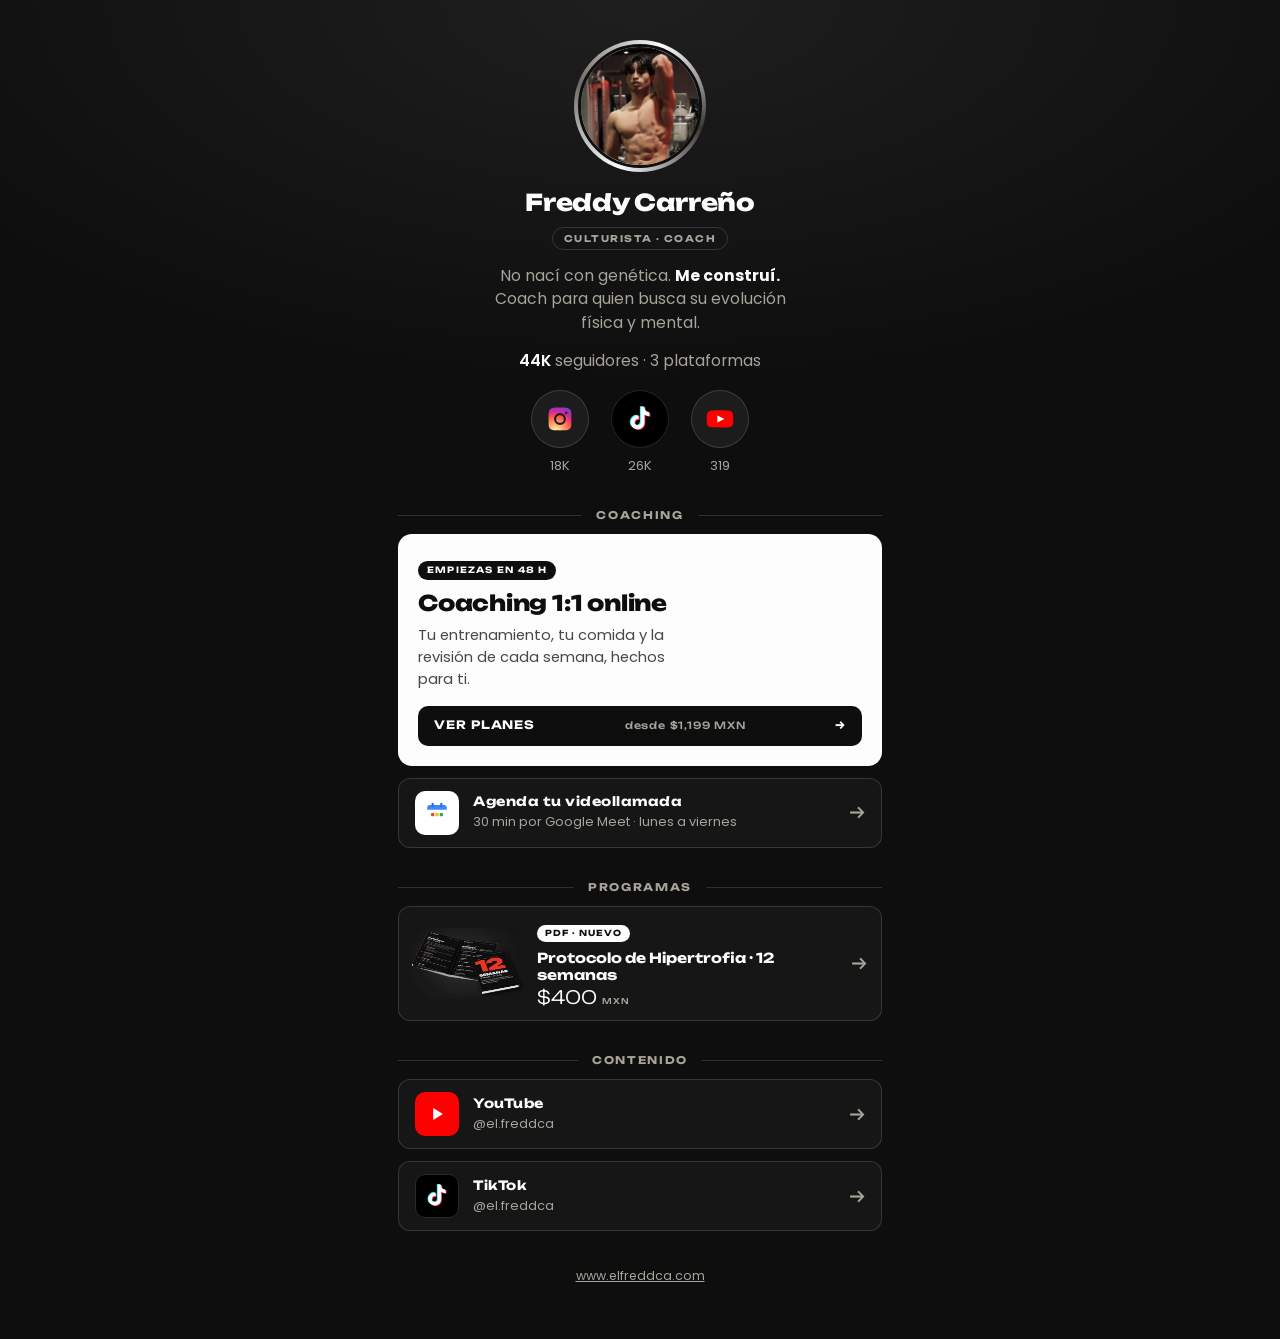
<file: links/index.html>
<!DOCTYPE html>
<html lang="es-MX">
<head>
<meta charset="UTF-8">
<meta name="viewport" content="width=device-width, initial-scale=1">
<title>Freddy Carreño (@el.freddca) · Enlaces</title>
<meta name="description" content="Culturista y coach. Coaching 1:1 online, Protocolo de Hipertrofia, YouTube y TikTok de Freddy Carreño (@el.freddca).">
<link rel="canonical" href="https://www.elfreddca.com/links/">
<meta property="og:title" content="Freddy Carreño (@el.freddca)">
<meta property="og:description" content="Culturista y coach. Coaching 1:1 online, Protocolo de Hipertrofia, YouTube y TikTok.">
<meta property="og:image" content="https://www.elfreddca.c../img/perfil-2.webp">
<meta property="og:url" content="https://www.elfreddca.com/links/">
<meta property="og:type" content="profile">
<meta name="theme-color" content="#0E0E0E">
<meta name="robots" content="noindex">
<link rel="icon" type="image/png" href="../img/icono-48.png">
<link rel="apple-touch-icon" href="../img/icono-180.png">
<link rel="preconnect" href="https://fonts.googleapis.com">
<link rel="preconnect" href="https://fonts.gstatic.com" crossorigin>
<link href="https://fonts.googleapis.com/css2?family=Poppins:wght@400;500;600&family=Unbounded:wght@200..900&display=swap" rel="stylesheet">
<style>
/* Página de enlaces de la bio (referencia: página de Pablo Romero en d360.pro). Seguidores escritos a mano el 27 nov 2026: actualizarlos de vez en cuando. */
:root{--negro:#0E0E0E;--carbon:#161616;--blanco:#FDFDFD;--humo:#A8A39B;--linea:rgba(253,253,253,.14);--acento:#FDFDFD; /* 27 nov: el rojo hacía mucho ruido; acento blanco */
  --titulo:"Unbounded","Arial Black",system-ui,sans-serif;--texto:"Poppins",system-ui,-apple-system,"Segoe UI",sans-serif;color-scheme:dark}
*,*::before,*::after{box-sizing:border-box}
body{margin:0;min-height:100svh;background:radial-gradient(90% 40% at 50% 0%,rgba(253,253,253,.07),transparent 72%),var(--negro);color:var(--blanco);font:400 1rem/1.5 var(--texto);-webkit-font-smoothing:antialiased}
img{display:block;max-width:100%;height:auto}
a{color:inherit;text-decoration:none}
:focus-visible{outline:2px solid var(--blanco);outline-offset:3px}
main{width:min(520px,100%);margin:0 auto;padding:40px 18px 40px}

/* Perfil */
.perfil{text-align:center}
.foto{position:relative;width:132px;height:132px;margin:0 auto;padding:4px;border-radius:50%;background:conic-gradient(from 200deg,#fdfdfd,#6e6b66,#fdfdfd,#3a3836,#fdfdfd)}
.foto img{width:100%;height:100%;border-radius:50%;object-fit:cover;border:3px solid var(--negro)}
.perfil h1{margin:18px 0 0;font:800 1.45rem/1.15 var(--titulo);letter-spacing:-.01em}
.perfil .rol{display:inline-block;margin-top:10px;padding:6px 11px;border:1px solid var(--linea);border-radius:999px;color:var(--humo);font:700 .58rem/1 var(--titulo);letter-spacing:.16em;text-transform:uppercase}
.perfil p{margin:14px auto 0;max-width:34ch;color:var(--humo);font-size:.98rem}
.perfil p b{color:var(--blanco)}
.total{margin-top:14px;font-size:.92rem;color:var(--humo)}
.total b{color:var(--blanco);font-weight:600}
.redes{display:flex;justify-content:center;gap:22px;margin-top:18px}
.red{display:grid;justify-items:center;gap:8px;font-size:.82rem;color:var(--humo);transition:transform .2s}
.red:hover{transform:translateY(-3px)}
.red span{display:grid;place-items:center;width:58px;height:58px;border-radius:50%;background:#1c1c1c;border:1px solid var(--linea)}
.red svg{width:28px;height:28px}

/* Secciones como la referencia: título con líneas a los lados */
.seccion{display:flex;align-items:center;gap:14px;margin:34px 0 14px;color:var(--humo);font:700 .66rem/1 var(--titulo);letter-spacing:.16em;text-transform:uppercase}
.seccion::before,.seccion::after{content:"";flex:1;height:1px;background:var(--linea)}
.lista{display:grid;gap:12px}

/* Coaching 1:1: el enlace más fuerte de la página */
.coaching{position:relative;display:block;padding:22px 20px 20px;border-radius:14px;background:var(--blanco);color:var(--negro);overflow:hidden;transition:transform .2s}
.coaching:hover{transform:translateY(-3px)}
.coaching .etq{display:inline-block;padding:5px 9px;border-radius:999px;background:var(--negro);color:var(--blanco);font:700 .54rem/1 var(--titulo);letter-spacing:.14em;text-transform:uppercase}
.coaching h2{margin:12px 0 0;font:800 1.35rem/1.1 var(--titulo);letter-spacing:-.01em}
.coaching p{margin:8px 0 0;max-width:30ch;font-size:.92rem;color:#4a4744}
.coaching .ir{display:flex;align-items:center;justify-content:space-between;gap:12px;margin-top:16px;padding:14px 16px;border-radius:10px;background:var(--negro);color:var(--blanco);font:700 .72rem/1 var(--titulo);letter-spacing:.08em;text-transform:uppercase}
.coaching .ir small{font:500 .62rem/1 var(--titulo);letter-spacing:.08em;color:var(--humo);text-transform:none}

/* Programa en PDF */
.producto{display:grid;grid-template-columns:116px 1fr auto;align-items:center;gap:12px;padding:12px 14px 12px 10px;border:1px solid var(--linea);border-radius:12px;background:var(--carbon);transition:transform .2s,border-color .2s}
.producto:hover{transform:translateY(-2px);border-color:rgba(253,253,253,.5)}
.producto .etq{display:inline-block;padding:4px 8px;border-radius:999px;background:var(--acento);color:var(--negro);font:700 .52rem/1 var(--titulo);letter-spacing:.12em;text-transform:uppercase}
.producto h3{margin:7px 0 0;font:700 .86rem/1.2 var(--titulo)}
.producto .precio{display:block;margin-top:6px;font:300 1.15rem/1 var(--titulo)}
.producto .precio small{font:500 .5rem/1 var(--titulo);letter-spacing:.12em;color:var(--humo)}
.flecha{font:400 1.2rem/1 var(--titulo);color:var(--humo)}

/* Contenido: botones con el color de cada app */
.boton{display:grid;grid-template-columns:44px 1fr auto;align-items:center;gap:14px;min-height:68px;padding:12px 16px;border:1px solid var(--linea);border-radius:12px;background:var(--carbon);transition:transform .2s,border-color .2s}
.boton:hover{transform:translateY(-2px);border-color:rgba(253,253,253,.4)}
.boton .ico{display:grid;place-items:center;width:44px;height:44px;border-radius:10px}
.boton .ico svg{width:26px;height:26px}
.boton b{display:block;font:700 .8rem/1.2 var(--titulo);letter-spacing:.04em}
.boton small{display:block;margin-top:3px;font-size:.8rem;color:var(--humo)}
.ico-yt{background:#FF0000}
.ico-tt{background:#000;border:1px solid #2a2a2a}
.ico-cal{background:#fff}
.pie{margin-top:36px;text-align:center;font-size:.78rem;color:var(--humo)}
.pie a{text-decoration:underline}
</style>
<!-- Google Analytics -->
<script async src="https://www.googletagmanager.com/gtag/js?id=G-3FWDD702DH"></script>
<script>
  window.dataLayer = window.dataLayer || [];
  function gtag(){dataLayer.push(arguments);}
  gtag('js', new Date());
  gtag('config', 'G-3FWDD702DH');
</script>
</head>
<body>
<svg width="0" height="0" style="position:absolute" aria-hidden="true">
  <defs>
    <radialGradient id="ig" cx="30%" cy="107%" r="150%">
      <stop offset="0" stop-color="#FDF497"/><stop offset=".05" stop-color="#FDF497"/><stop offset=".45" stop-color="#FD5949"/><stop offset=".6" stop-color="#D6249F"/><stop offset=".9" stop-color="#285AEB"/>
    </radialGradient>
  </defs>
</svg>
<main>
  <header class="perfil">
    <div class="foto"><img src="../img/perfil-2.webp" alt="Freddy Carreño" width="480" height="480"></div>
    <h1>Freddy Carreño</h1>
    <span class="rol">Culturista · Coach</span>
    <p>No nací con genética. <b>Me construí.</b> Coach para quien busca su evolución física y mental.</p>
    <p class="total"><b>44K</b> seguidores · 3 plataformas</p>
    <nav class="redes" aria-label="Redes">
      <a class="red" href="https://www.instagram.com/el.freddca/" target="_blank" rel="noopener" data-enlace="Instagram (icono)">
        <span><svg viewBox="0 0 24 24" aria-hidden="true"><path fill="url(#ig)" d="M12 2.2c3.2 0 3.6 0 4.8.1 1.2.1 1.8.2 2.2.4.6.2 1 .5 1.4.9.4.4.7.8.9 1.4.2.4.4 1 .4 2.2.1 1.3.1 1.6.1 4.8s0 3.6-.1 4.8c-.1 1.2-.2 1.8-.4 2.2-.2.6-.5 1-.9 1.4-.4.4-.8.7-1.4.9-.4.2-1 .4-2.2.4-1.3.1-1.6.1-4.8.1s-3.6 0-4.8-.1c-1.2-.1-1.8-.2-2.2-.4-.6-.2-1-.5-1.4-.9-.4-.4-.7-.8-.9-1.4-.2-.4-.4-1-.4-2.2C2.2 15.6 2.2 15.2 2.2 12s0-3.6.1-4.8c.1-1.2.2-1.8.4-2.2.2-.6.5-1 .9-1.4.4-.4.8-.7 1.4-.9.4-.2 1-.4 2.2-.4C8.4 2.2 8.8 2.2 12 2.2Zm0 4.7a5.1 5.1 0 1 0 0 10.2 5.1 5.1 0 0 0 0-10.2Zm0 8.4a3.3 3.3 0 1 1 0-6.6 3.3 3.3 0 0 1 0 6.6Zm5.3-9.8a1.2 1.2 0 1 0 0 2.4 1.2 1.2 0 0 0 0-2.4Z"/></svg></span>18K</a>
      <a class="red" href="https://www.tiktok.com/@el.freddca" target="_blank" rel="noopener" data-enlace="TikTok (icono)">
        <span style="background:#000"><svg viewBox="0 0 24 24" aria-hidden="true"><path fill="#25F4EE" d="M15.8 1.6h-3.1v13.2a2.7 2.7 0 1 1-1.9-2.6V9.1a5.9 5.9 0 1 0 5 5.8V8.1a7.3 7.3 0 0 0 4.2 1.3V6.3a4.2 4.2 0 0 1-4.2-4.7Z" transform="translate(-.8 -.6)"/><path fill="#FE2C55" d="M15.8 1.6h-3.1v13.2a2.7 2.7 0 1 1-1.9-2.6V9.1a5.9 5.9 0 1 0 5 5.8V8.1a7.3 7.3 0 0 0 4.2 1.3V6.3a4.2 4.2 0 0 1-4.2-4.7Z" transform="translate(.8 .6)"/><path fill="#fff" d="M15.8 1.6h-3.1v13.2a2.7 2.7 0 1 1-1.9-2.6V9.1a5.9 5.9 0 1 0 5 5.8V8.1a7.3 7.3 0 0 0 4.2 1.3V6.3a4.2 4.2 0 0 1-4.2-4.7Z"/></svg></span>26K</a>
      <a class="red" href="https://www.youtube.com/@el.freddca" target="_blank" rel="noopener" data-enlace="YouTube (icono)">
        <span><svg viewBox="0 0 24 24" aria-hidden="true"><path fill="#FF0000" d="M23 7.2a3 3 0 0 0-2.1-2.1C19 4.6 12 4.6 12 4.6s-7 0-8.9.5A3 3 0 0 0 1 7.2 31 31 0 0 0 .5 12 31 31 0 0 0 1 16.8a3 3 0 0 0 2.1 2.1c1.9.5 8.9.5 8.9.5s7 0 8.9-.5a3 3 0 0 0 2.1-2.1 31 31 0 0 0 .5-4.8 31 31 0 0 0-.5-4.8Z"/><path fill="#fff" d="M9.7 15.1V8.9L15.8 12Z"/></svg></span>319</a>
    </nav>
  </header>

  <p class="seccion">Coaching</p>
  <div class="lista">
    <a class="coaching" href="../#planes" data-enlace="Coaching 1:1">
      <span class="etq">Empiezas en 48 h</span>
      <h2>Coaching 1:1 online</h2>
      <p>Tu entrenamiento, tu comida y la revisión de cada semana, hechos para ti.</p>
      <span class="ir">Ver planes <small>desde $1,199 MXN</small> →</span>
    </a>
    <a class="boton" href="https://calendar.google.com/calendar/appointments/schedules/AcZssZ3jCahuGgfph31205Tt-wlHNhJ_hXhgsWSqUfywuQsQ-OV245SOcjatlbE25cGzwJ3UJIjXC3_P" target="_blank" rel="noopener" data-enlace="Agendar videollamada">
      <span class="ico ico-cal"><svg viewBox="0 0 24 24" aria-hidden="true"><rect x="3" y="4.5" width="18" height="16" rx="2.5" fill="#fff"/><path fill="#4285F4" d="M3 7a2.5 2.5 0 0 1 2.5-2.5h13A2.5 2.5 0 0 1 21 7v2H3Z"/><rect x="7" y="2.5" width="2" height="4" rx="1" fill="#1A73E8"/><rect x="15" y="2.5" width="2" height="4" rx="1" fill="#1A73E8"/><rect x="6.5" y="12" width="3" height="3" rx=".6" fill="#EA4335"/><rect x="10.5" y="12" width="3" height="3" rx=".6" fill="#FBBC04"/><rect x="14.5" y="12" width="3" height="3" rx=".6" fill="#34A853"/></svg></span>
      <span><b>Agenda tu videollamada</b><small>30 min por Google Meet · lunes a viernes</small></span><span class="flecha" aria-hidden="true">→</span>
    </a>
  </div>

  <p class="seccion">Programas</p>
  <div class="lista">
    <a class="producto" href="../protocolo/" data-enlace="Protocolo de Hipertrofia">
      <img src="../img/protocolo_libro-900.webp" alt="" width="900" height="554">
      <div>
        <span class="etq">PDF · Nuevo</span>
        <h3>Protocolo de Hipertrofia · 12 semanas</h3>
        <span class="precio">$400 <small>MXN</small></span>
      </div>
      <span class="flecha" aria-hidden="true">→</span>
    </a>
  </div>

  <p class="seccion">Contenido</p>
  <div class="lista">
    <a class="boton" href="https://www.youtube.com/@el.freddca" target="_blank" rel="noopener" data-enlace="YouTube">
      <span class="ico ico-yt"><svg viewBox="0 0 24 24" aria-hidden="true"><path fill="#fff" d="M8.5 6.5v11l9-5.5Z"/></svg></span>
      <span><b>YouTube</b><small>@el.freddca</small></span><span class="flecha" aria-hidden="true">→</span>
    </a>
    <a class="boton" href="https://www.tiktok.com/@el.freddca" target="_blank" rel="noopener" data-enlace="TikTok">
      <span class="ico ico-tt"><svg viewBox="0 0 24 24" aria-hidden="true"><path fill="#25F4EE" d="M15.8 1.6h-3.1v13.2a2.7 2.7 0 1 1-1.9-2.6V9.1a5.9 5.9 0 1 0 5 5.8V8.1a7.3 7.3 0 0 0 4.2 1.3V6.3a4.2 4.2 0 0 1-4.2-4.7Z" transform="translate(-.8 -.6)"/><path fill="#FE2C55" d="M15.8 1.6h-3.1v13.2a2.7 2.7 0 1 1-1.9-2.6V9.1a5.9 5.9 0 1 0 5 5.8V8.1a7.3 7.3 0 0 0 4.2 1.3V6.3a4.2 4.2 0 0 1-4.2-4.7Z" transform="translate(.8 .6)"/><path fill="#fff" d="M15.8 1.6h-3.1v13.2a2.7 2.7 0 1 1-1.9-2.6V9.1a5.9 5.9 0 1 0 5 5.8V8.1a7.3 7.3 0 0 0 4.2 1.3V6.3a4.2 4.2 0 0 1-4.2-4.7Z"/></svg></span>
      <span><b>TikTok</b><small>@el.freddca</small></span><span class="flecha" aria-hidden="true">→</span>
    </a>
  </div>

  <p class="pie"><a href="../">www.elfreddca.com</a></p>
</main>
<script>
// Analytics: qué enlace tocan desde la bio
document.querySelectorAll('[data-enlace]').forEach(a => a.addEventListener('click', () => {
  if (typeof gtag === 'function') gtag('event', 'clic_enlace_bio', { enlace: a.dataset.enlace });
}));
</script>
</body>
</html>
</file>
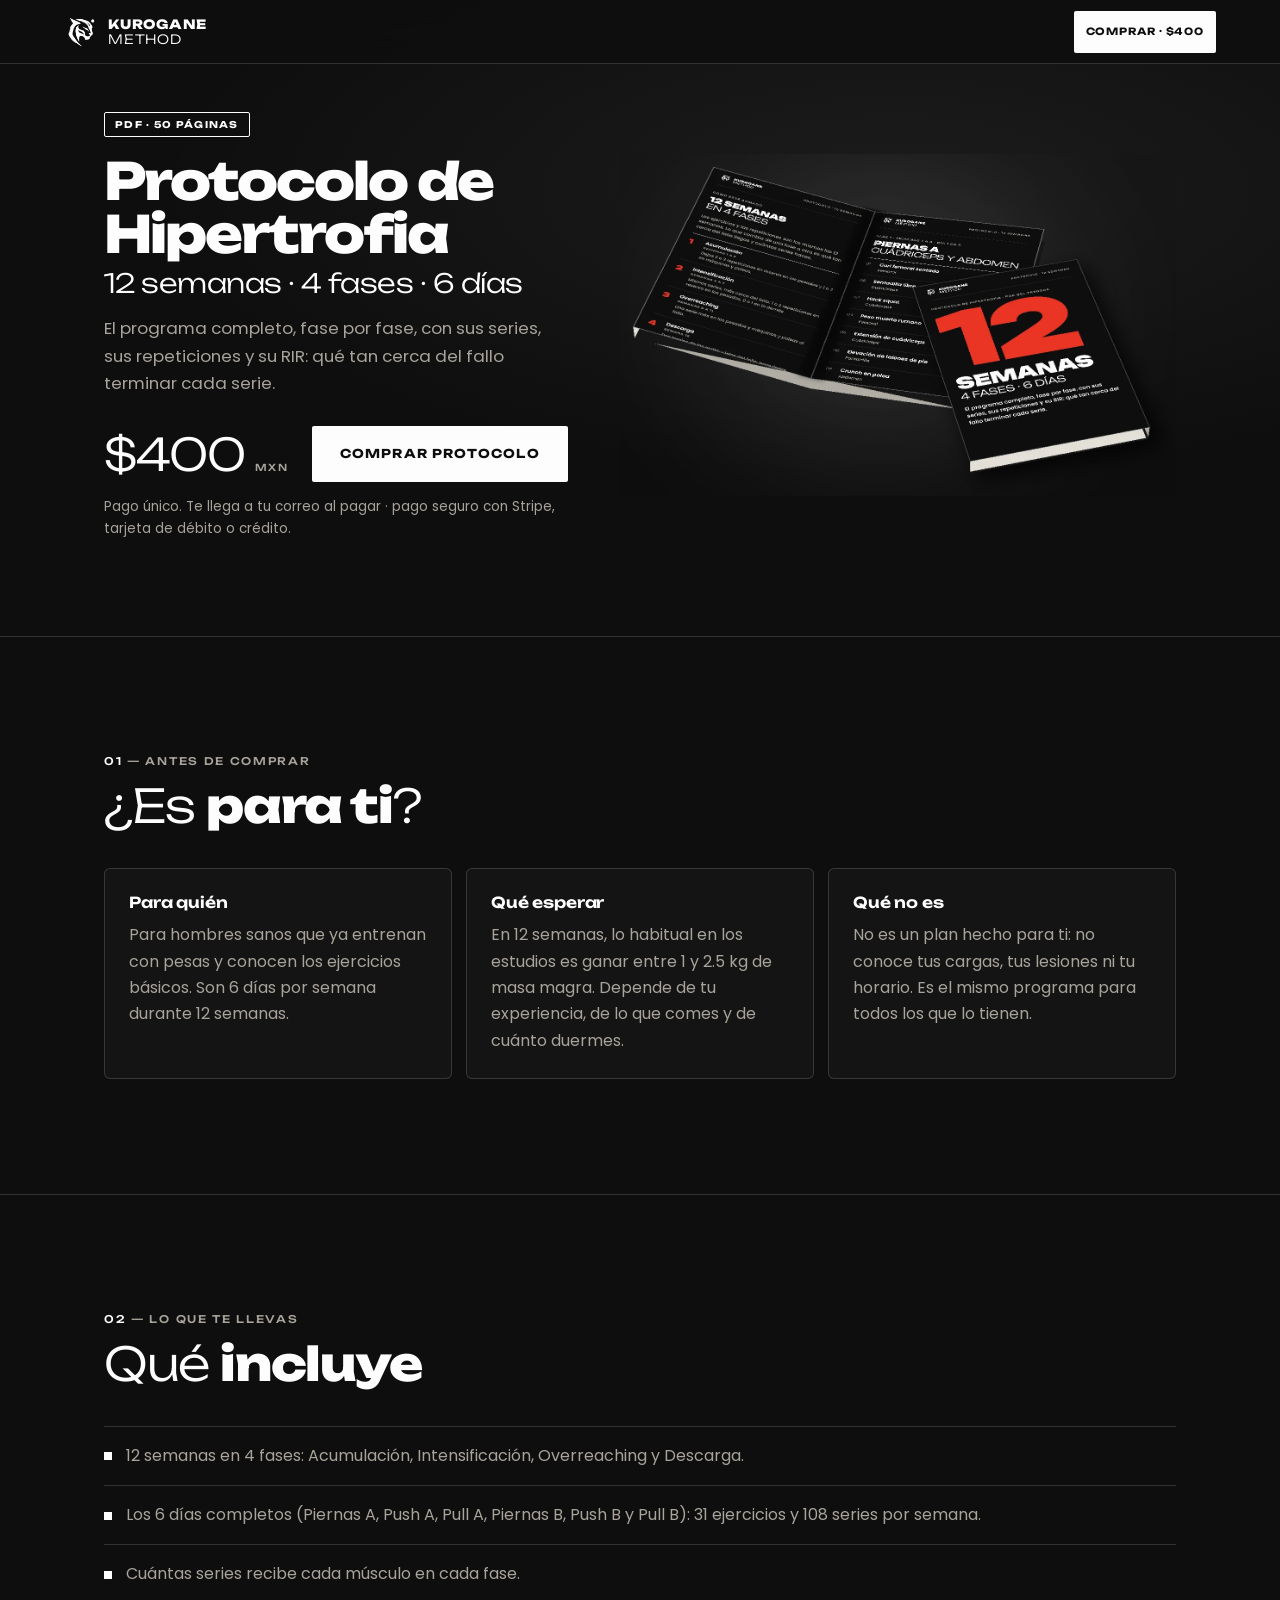
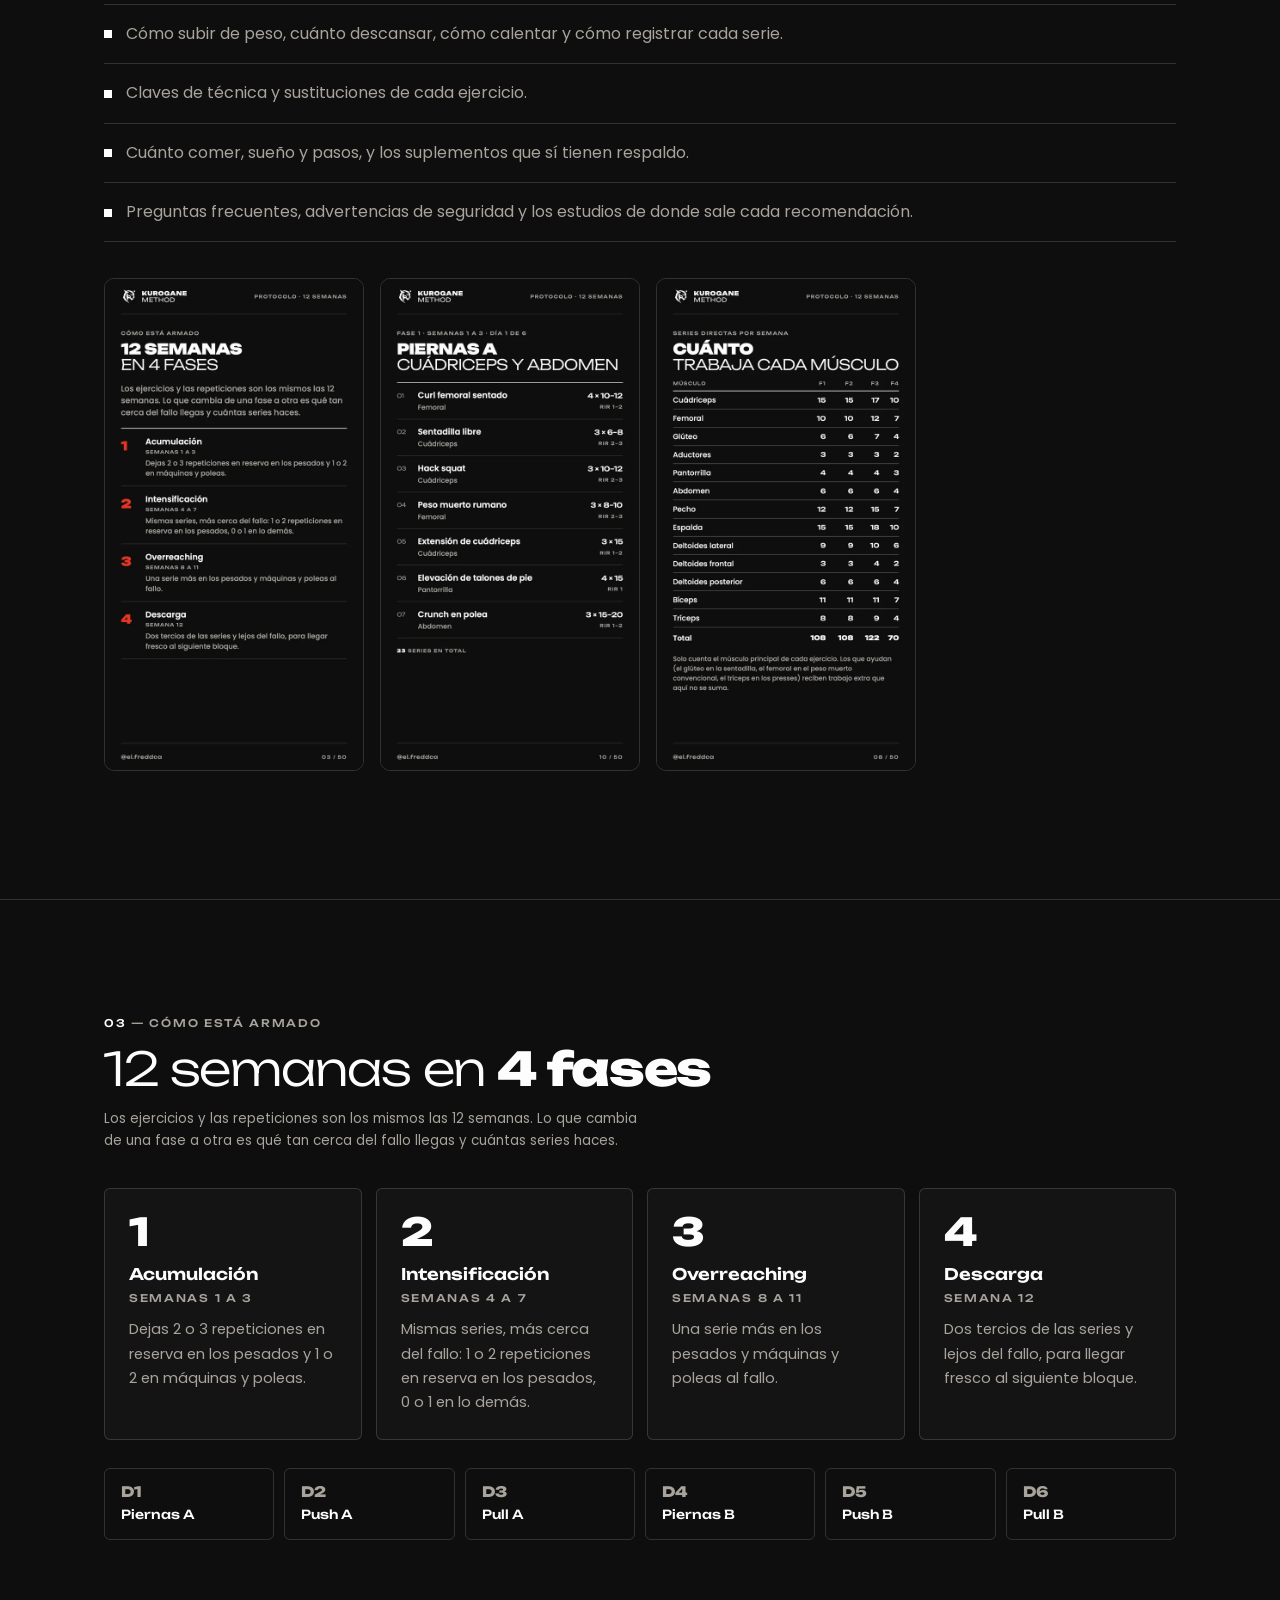
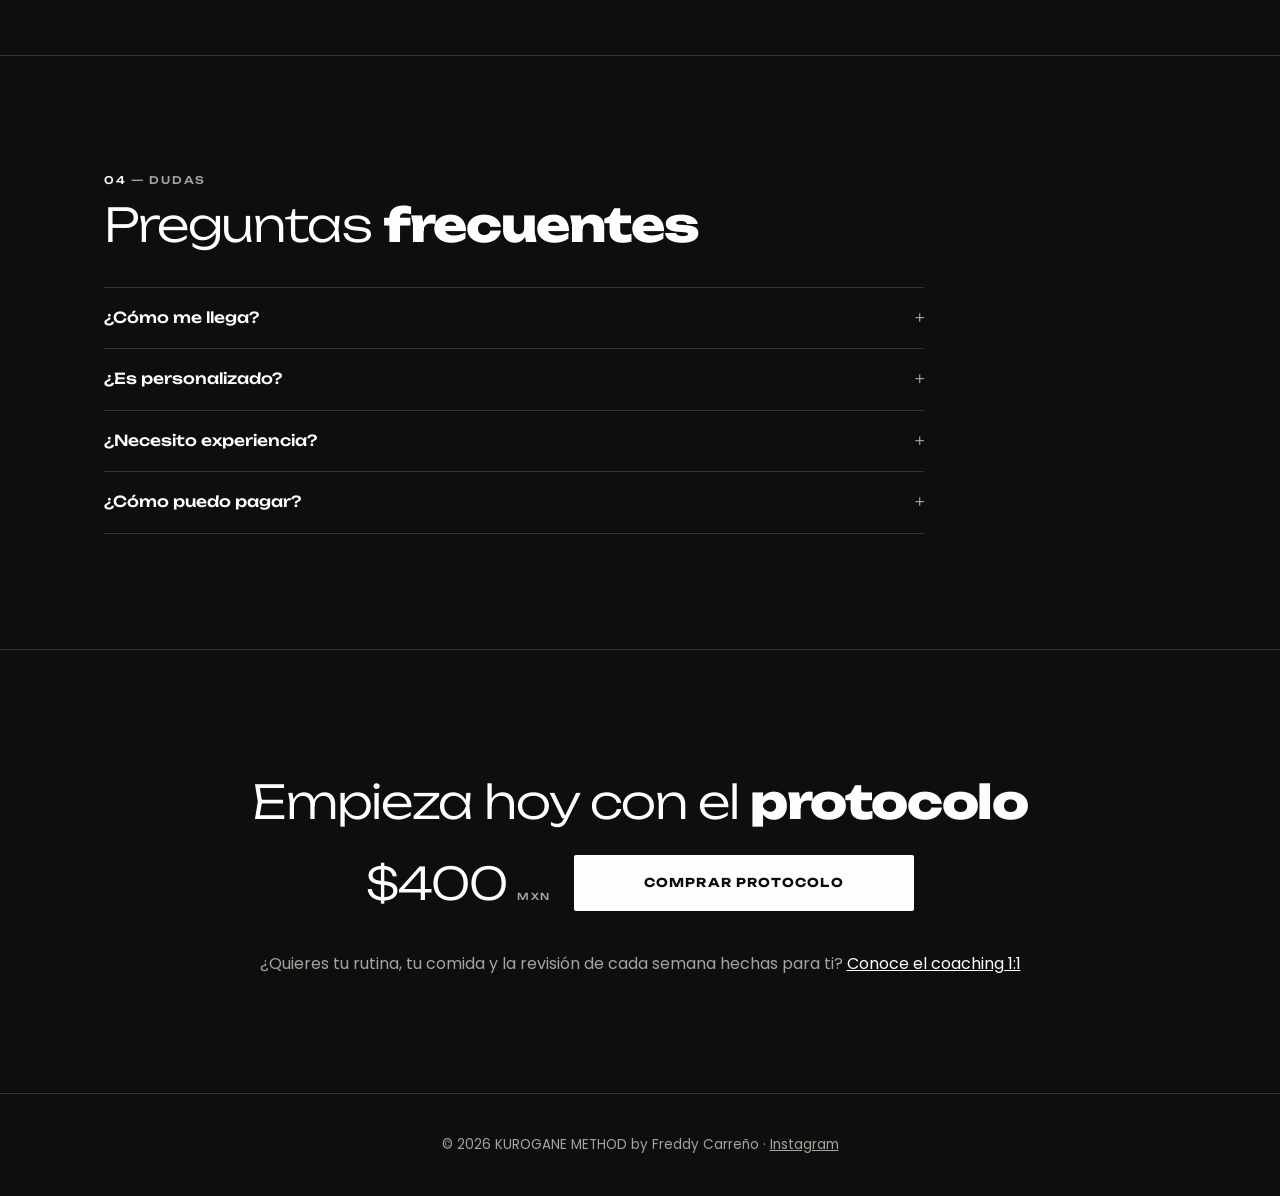
<file: protocolo/index.html>
<!DOCTYPE html>
<html lang="es-MX">
<head>
<meta charset="UTF-8">
<meta name="viewport" content="width=device-width, initial-scale=1">
<title>Protocolo de Hipertrofia · 12 semanas | KUROGANE METHOD</title>
<meta name="description" content="El programa completo, fase por fase, con sus series, sus repeticiones y su RIR. 12 semanas, 4 fases, 6 días. PDF de 50 páginas por $400 MXN.">
<link rel="canonical" href="https://www.elfreddca.com/protocolo/">
<meta property="og:title" content="Protocolo de Hipertrofia · 12 semanas">
<meta property="og:description" content="El programa completo, fase por fase, con sus series, sus repeticiones y su RIR. PDF de 50 páginas por $400 MXN.">
<meta property="og:image" content="https://www.elfreddca.com/img/protocolo_og.jpg">
<meta property="og:url" content="https://www.elfreddca.com/protocolo/">
<meta property="og:type" content="product">
<meta property="og:locale" content="es_MX">
<meta name="twitter:card" content="summary_large_image">
<meta name="theme-color" content="#0E0E0E">
<link rel="icon" type="image/png" href="../img/icono-48.png">
<link rel="apple-touch-icon" href="../img/icono-180.png">
<link rel="preconnect" href="https://fonts.googleapis.com">
<link rel="preconnect" href="https://fonts.gstatic.com" crossorigin>
<link href="https://fonts.googleapis.com/css2?family=Poppins:wght@400;500;600&family=Unbounded:wght@200..900&display=swap" rel="stylesheet">
<style>
/* Página de un solo producto (plantilla para los PDF que se agreguen después: copiar la carpeta y cambiar textos, imágenes y el enlace de Payhip) */
:root{
  --negro:#0E0E0E;--carbon:#141414;--blanco:#FDFDFD;--humo:#A8A39B;--linea:rgba(253,253,253,.15);--acento:#FDFDFD; /* 27 nov: el rojo hacía mucho ruido; acento blanco */
  --titulo:"Unbounded","Arial Black",system-ui,sans-serif;--texto:"Poppins",system-ui,-apple-system,"Segoe UI",sans-serif;
  --margen:clamp(20px,5vw,72px);color-scheme:dark;
}
*,*::before,*::after{box-sizing:border-box}
html{-webkit-text-size-adjust:100%;scroll-behavior:smooth;scroll-padding-top:90px}
body{margin:0;background:var(--negro);color:var(--blanco);font:400 1rem/1.65 var(--texto);-webkit-font-smoothing:antialiased;overflow-x:clip}
h1,h2,h3,p,ul,ol{margin:0}
ul,ol{padding:0;list-style:none}
img{display:block;max-width:100%;height:auto}
a{color:inherit}
:focus-visible{outline:2px solid var(--blanco);outline-offset:3px}
.contenedor{width:min(1200px,100%);margin:0 auto;padding:0 var(--margen)}
.fila{font:500 .66rem/1.6 var(--titulo);letter-spacing:.16em;text-transform:uppercase;color:var(--humo)}
.fila b{font-weight:500;color:var(--blanco)}
h2{font:300 clamp(1.8rem,4vw,2.9rem)/1.08 var(--titulo);letter-spacing:-.03em;text-wrap:balance}
h2 b{font-weight:800}
.btn{display:inline-flex;align-items:center;justify-content:center;min-height:56px;padding:0 1.8em;border:1px solid transparent;border-radius:2px;font:700 .76rem/1 var(--titulo);letter-spacing:.09em;text-transform:uppercase;text-decoration:none;white-space:nowrap;transition:background-color .2s,color .2s,border-color .2s}
.btn-claro{background:var(--acento);color:var(--negro)}
.btn-claro:hover{background:#d9d6d0}
.btn-linea{border-color:var(--linea);color:var(--blanco)}
.btn-linea:hover{border-color:var(--blanco)}

/* Barra de arriba */
.nav{position:fixed;inset:0 0 auto 0;z-index:50;height:64px;display:flex;align-items:center;justify-content:space-between;gap:16px;padding:0 var(--margen);background:rgba(14,14,14,.88);-webkit-backdrop-filter:blur(14px);backdrop-filter:blur(14px);border-bottom:1px solid var(--linea)}
.marca{display:flex;align-items:center;gap:10px;font:800 .8rem/1.12 var(--titulo);letter-spacing:.06em;text-decoration:none}
.marca b{display:block;font-weight:300}
.nav .btn{min-height:42px;padding:0 1.1em;font-size:.62rem;animation:none}

/* Portada */
.portada{padding:110px 0 clamp(56px,8vw,96px);background:radial-gradient(90% 70% at 70% 30%,rgba(253,253,253,.06),transparent 65%)}
.portada .contenedor{display:grid;gap:28px;align-items:center}
.sello{display:inline-block;padding:7px 10px;border:1px solid var(--blanco);border-radius:2px;font:700 .58rem/1 var(--titulo);letter-spacing:.14em;text-transform:uppercase}
.portada h1{margin-top:18px;font:800 clamp(2.2rem,6.4vw,3.2rem)/1.02 var(--titulo);letter-spacing:-.04em;text-wrap:balance}
.portada h1 span{display:block;margin-top:10px;font-weight:300;font-size:.52em;letter-spacing:-.02em}
.portada .entrada{max-width:46ch;margin-top:18px;font-size:1.05rem;color:var(--humo)}
.compra{display:flex;flex-wrap:wrap;align-items:center;gap:16px 24px;margin-top:28px}
.monto{font:300 2.8rem/1 var(--titulo);letter-spacing:-.03em;white-space:nowrap}
.monto small{font:500 .6rem/1 var(--titulo);letter-spacing:.12em;color:var(--humo)}
.compra .btn{flex:1 1 230px}
.nota{margin-top:14px;font-size:.84rem;color:var(--humo)}
.libro{width:100%;max-width:720px;margin:0 auto}

/* Secciones */
.seccion{padding:clamp(64px,9vw,120px) 0;border-top:1px solid var(--linea)}
.seccion h2{margin-top:12px}
.tres{display:grid;gap:14px;margin-top:36px}
.tarjeta{padding:24px;border:1px solid var(--linea);border-radius:6px;background:var(--carbon)}
.tarjeta h3{font:600 .95rem/1.3 var(--titulo);letter-spacing:-.01em}
.tarjeta p{margin-top:10px;color:var(--humo)}
.incluye{display:grid;gap:0;margin-top:36px;border-top:1px solid var(--linea)}
.incluye li{display:flex;gap:14px;padding:16px 0;border-bottom:1px solid var(--linea);color:var(--humo)}
.incluye li::before{content:"";flex:none;width:8px;height:8px;margin-top:.6em;background:var(--acento)}
.fases{display:grid;gap:14px;margin-top:36px}
.fase{padding:24px;border:1px solid var(--linea);border-radius:6px;background:var(--carbon)}
.fase .num{font:800 2.4rem/1 var(--titulo);color:var(--acento)}
.fase h3{margin-top:10px;font:600 1rem/1.25 var(--titulo)}
.fase .fila{display:block;margin-top:6px}
.fase p{margin-top:10px;font-size:.92rem;color:var(--humo)}
.semana{display:grid;grid-template-columns:repeat(2,1fr);gap:10px;margin-top:28px}
.dia{padding:16px;border:1px solid var(--linea);border-radius:6px}
.dia b{display:block;font:800 .9rem/1 var(--titulo);color:var(--humo)}
.dia span{display:block;margin-top:8px;font:500 .78rem/1.3 var(--titulo)}
.paginas{display:flex;gap:16px;margin:36px calc(var(--margen) * -1) 0;padding:0 var(--margen) 12px;overflow-x:auto;scroll-snap-type:x mandatory}
.paginas img{flex:none;width:min(260px,70vw);border:1px solid var(--linea);border-radius:10px;scroll-snap-align:start}
.faq{max-width:820px;margin-top:36px;border-top:1px solid var(--linea)}
.faq details{border-bottom:1px solid var(--linea)}
.faq summary{display:flex;justify-content:space-between;gap:20px;padding:20px 0;font:500 .95rem/1.35 var(--titulo);cursor:pointer;list-style:none}
.faq summary::-webkit-details-marker{display:none}
.faq summary::after{content:"+";flex:none;color:var(--humo);font-weight:300}
.faq details[open] summary::after{content:"−"}
.faq p{padding:0 0 20px;color:var(--humo);max-width:62ch}
.cierre{text-align:center}
.cierre .compra{justify-content:center}
.cierre .compra .btn{flex:0 1 340px}
.coaching{margin-top:40px;color:var(--humo)}
.coaching a{color:var(--blanco)}
.pie{padding:40px var(--margen);border-top:1px solid var(--linea);font-size:.84rem;color:var(--humo);text-align:center}

@media (min-width:760px){
  .tres{grid-template-columns:repeat(3,1fr)}
  .fases{grid-template-columns:repeat(2,1fr)}
  .semana{grid-template-columns:repeat(6,1fr)}
}
@media (min-width:980px){
  .portada .contenedor{grid-template-columns:minmax(0,5fr) minmax(0,6fr);gap:clamp(32px,4vw,64px)}
  .portada .libro{order:2}
  .fases{grid-template-columns:repeat(4,1fr)}
}
</style>
<!-- Google Analytics -->
<script async src="https://www.googletagmanager.com/gtag/js?id=G-3FWDD702DH"></script>
<script>
  window.dataLayer = window.dataLayer || [];
  function gtag(){dataLayer.push(arguments);}
  gtag('js', new Date());
  gtag('config', 'G-3FWDD702DH');
</script>
</head>
<body>

<header class="nav">
  <a class="marca" href="../" aria-label="KUROGANE METHOD, inicio"><img src="../img/logo.webp" alt="" width="34" height="34"><span>KUROGANE <b>METHOD</b></span></a>
  <a class="btn btn-claro pago-link" href="https://payhip.com/b/7hO0o" target="_blank" rel="noopener">Comprar · $400</a>
</header>

<main>
<section class="portada">
  <div class="contenedor">
    <img class="libro" src="../img/protocolo_libro.webp" alt="Protocolo de Hipertrofia en PDF: la portada y dos páginas de adentro" width="1291" height="794" fetchpriority="high">
    <div>
      <span class="sello">PDF · 50 páginas</span>
      <h1>Protocolo de Hipertrofia<span>12 semanas · 4 fases · 6 días</span></h1>
      <p class="entrada">El programa completo, fase por fase, con sus series, sus repeticiones y su RIR: qué tan cerca del fallo terminar cada serie.</p>
      <div class="compra">
        <span class="monto">$400 <small>MXN</small></span>
        <a class="btn btn-claro pago-link" href="https://payhip.com/b/7hO0o" target="_blank" rel="noopener">Comprar protocolo</a>
      </div>
      <p class="nota">Pago único. Te llega a tu correo al pagar · pago seguro con Stripe, tarjeta de débito o crédito.</p>
    </div>
  </div>
</section>

<section class="seccion">
  <div class="contenedor">
    <p class="fila"><b>01</b> — Antes de comprar</p>
    <h2>¿Es <b>para ti</b>?</h2>
    <div class="tres">
      <div class="tarjeta"><h3>Para quién</h3><p>Para hombres sanos que ya entrenan con pesas y conocen los ejercicios básicos. Son 6 días por semana durante 12 semanas.</p></div>
      <div class="tarjeta"><h3>Qué esperar</h3><p>En 12 semanas, lo habitual en los estudios es ganar entre 1 y 2.5 kg de masa magra. Depende de tu experiencia, de lo que comes y de cuánto duermes.</p></div>
      <div class="tarjeta"><h3>Qué no es</h3><p>No es un plan hecho para ti: no conoce tus cargas, tus lesiones ni tu horario. Es el mismo programa para todos los que lo tienen.</p></div>
    </div>
  </div>
</section>

<section class="seccion">
  <div class="contenedor">
    <p class="fila"><b>02</b> — Lo que te llevas</p>
    <h2>Qué <b>incluye</b></h2>
    <ul class="incluye">
      <li>12 semanas en 4 fases: Acumulación, Intensificación, Overreaching y Descarga.</li>
      <li>Los 6 días completos (Piernas A, Push A, Pull A, Piernas B, Push B y Pull B): 31 ejercicios y 108 series por semana.</li>
      <li>Cuántas series recibe cada músculo en cada fase.</li>
      <li>Cómo subir de peso, cuánto descansar, cómo calentar y cómo registrar cada serie.</li>
      <li>Claves de técnica y sustituciones de cada ejercicio.</li>
      <li>Cuánto comer, sueño y pasos, y los suplementos que sí tienen respaldo.</li>
      <li>Preguntas frecuentes, advertencias de seguridad y los estudios de donde sale cada recomendación.</li>
    </ul>
    <div class="paginas" aria-label="Páginas de adentro">
      <img src="../img/protocolo_pag03.webp" alt="Página: 12 semanas en 4 fases" width="600" height="1143" loading="lazy">
      <img src="../img/protocolo_pag10.webp" alt="Página: Piernas A, ejercicios con series, repeticiones y RIR" width="600" height="1143" loading="lazy">
      <img src="../img/protocolo_pag08.webp" alt="Página: cuánto trabaja cada músculo por fase" width="600" height="1143" loading="lazy">
    </div>
  </div>
</section>

<section class="seccion">
  <div class="contenedor">
    <p class="fila"><b>03</b> — Cómo está armado</p>
    <h2>12 semanas en <b>4 fases</b></h2>
    <p class="nota" style="max-width:60ch">Los ejercicios y las repeticiones son los mismos las 12 semanas. Lo que cambia de una fase a otra es qué tan cerca del fallo llegas y cuántas series haces.</p>
    <div class="fases">
      <div class="fase"><span class="num">1</span><h3>Acumulación</h3><span class="fila">Semanas 1 a 3</span><p>Dejas 2 o 3 repeticiones en reserva en los pesados y 1 o 2 en máquinas y poleas.</p></div>
      <div class="fase"><span class="num">2</span><h3>Intensificación</h3><span class="fila">Semanas 4 a 7</span><p>Mismas series, más cerca del fallo: 1 o 2 repeticiones en reserva en los pesados, 0 o 1 en lo demás.</p></div>
      <div class="fase"><span class="num">3</span><h3>Overreaching</h3><span class="fila">Semanas 8 a 11</span><p>Una serie más en los pesados y máquinas y poleas al fallo.</p></div>
      <div class="fase"><span class="num">4</span><h3>Descarga</h3><span class="fila">Semana 12</span><p>Dos tercios de las series y lejos del fallo, para llegar fresco al siguiente bloque.</p></div>
    </div>
    <div class="semana" aria-label="Los 6 días">
      <div class="dia"><b>D1</b><span>Piernas A</span></div>
      <div class="dia"><b>D2</b><span>Push A</span></div>
      <div class="dia"><b>D3</b><span>Pull A</span></div>
      <div class="dia"><b>D4</b><span>Piernas B</span></div>
      <div class="dia"><b>D5</b><span>Push B</span></div>
      <div class="dia"><b>D6</b><span>Pull B</span></div>
    </div>
  </div>
</section>

<section class="seccion">
  <div class="contenedor">
    <p class="fila"><b>04</b> — Dudas</p>
    <h2>Preguntas <b>frecuentes</b></h2>
    <div class="faq">
      <details><summary>¿Cómo me llega?</summary><p>Al pagar te llega a tu correo el enlace para descargar el PDF. Es de 50 páginas y está hecho para leerse en el celular.</p></details>
      <details><summary>¿Es personalizado?</summary><p>No. Es el mismo programa para todos los que lo tienen: no conoce tus cargas, tus lesiones ni tu horario. Si quieres que se ajuste a ti, eso es el coaching 1:1.</p></details>
      <details><summary>¿Necesito experiencia?</summary><p>Sí: es para hombres sanos que ya entrenan con pesas y conocen los ejercicios básicos.</p></details>
      <details><summary>¿Cómo puedo pagar?</summary><p>Con tarjeta de débito o crédito. El pago es único y seguro, con Stripe.</p></details>
    </div>
  </div>
</section>

<section class="seccion cierre">
  <div class="contenedor">
    <h2>Empieza hoy con el <b>protocolo</b></h2>
    <div class="compra">
      <span class="monto">$400 <small>MXN</small></span>
      <a class="btn btn-claro pago-link" href="https://payhip.com/b/7hO0o" target="_blank" rel="noopener">Comprar protocolo</a>
    </div>
    <p class="coaching">¿Quieres tu rutina, tu comida y la revisión de cada semana hechas para ti? <a href="../#planes">Conoce el coaching 1:1</a></p>
  </div>
</section>
</main>

<footer class="pie">© 2026 KUROGANE METHOD by Freddy Carreño · <a href="https://www.instagram.com/el.freddca/" target="_blank" rel="noopener">Instagram</a></footer>

<script>
// Analytics: inicio de pago del protocolo
document.querySelectorAll('.pago-link').forEach(a => a.addEventListener('click', () => {
  if (typeof gtag === 'function') gtag('event', 'begin_checkout', { currency: 'MXN', value: 400, items: [{ item_name: 'Protocolo de Hipertrofia' }] });
}));
</script>
</body>
</html>
</file>
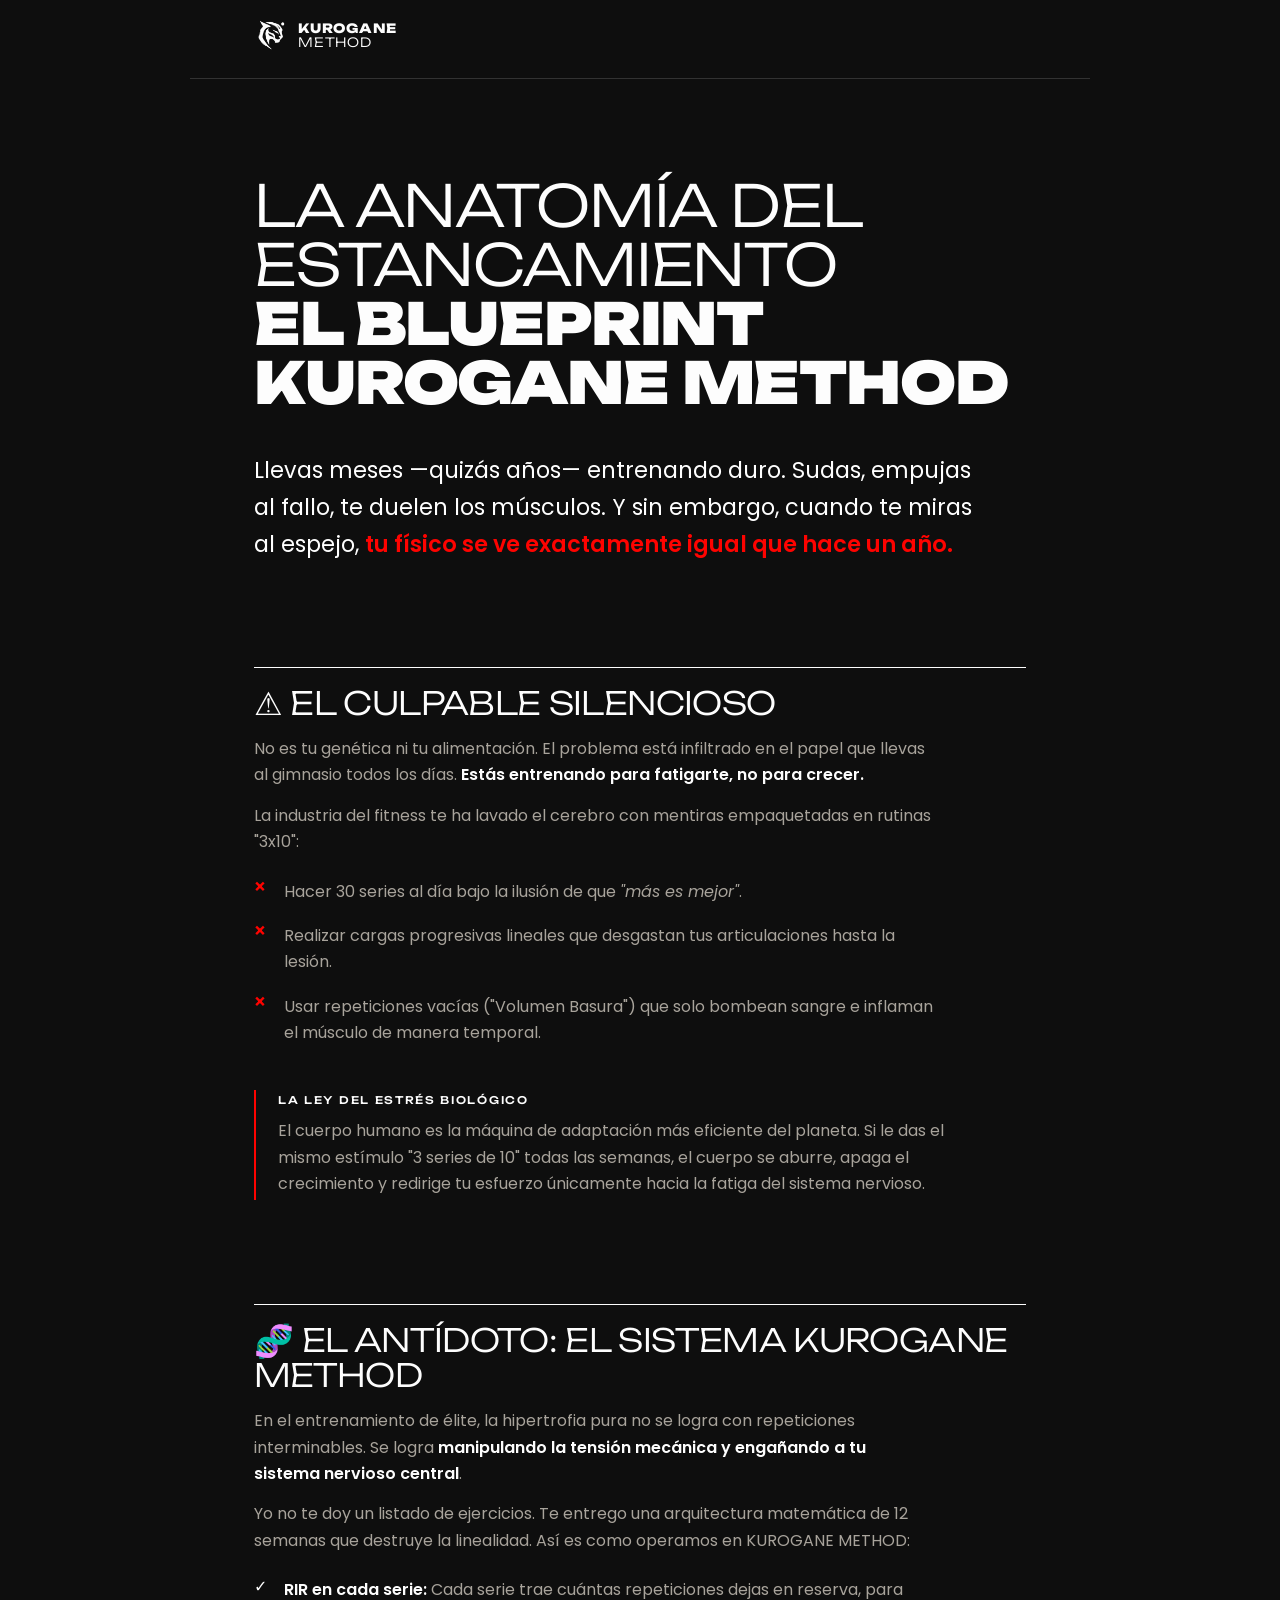
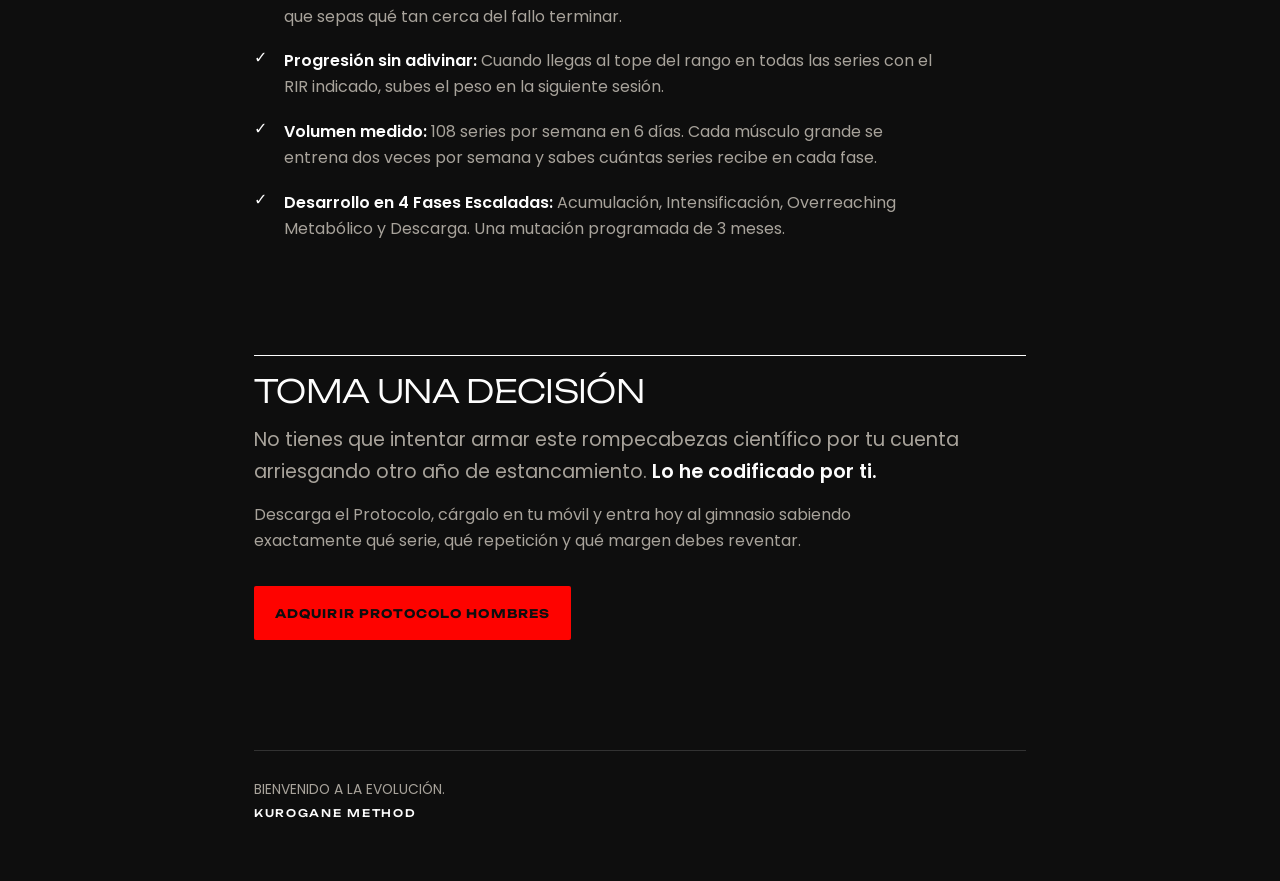
<file: docs/blueprint_cliente.html>
<!DOCTYPE html>
<html lang="es">
<head>
    <meta charset="UTF-8">
    <meta name="viewport" content="width=device-width, initial-scale=1.0">
    <title>Kurogane Method Blueprint | Revelación</title>
    <meta name="theme-color" content="#0E0E0E">
    <link rel="icon" type="image/png" href="../img/icono-48.png">
    <link rel="preconnect" href="https://fonts.googleapis.com">
    <link rel="preconnect" href="https://fonts.gstatic.com" crossorigin>
    <link href="https://fonts.googleapis.com/css2?family=Poppins:wght@400;500;600&family=Unbounded:wght@200..900&display=swap" rel="stylesheet">
    <link rel="stylesheet" href="protocolos.css">
</head>
<body>
<header class="barra">
    <a class="marca" href="../" aria-label="KUROGANE METHOD, inicio"><img src="../img/logo.webp" alt="" width="34" height="34"><span>KUROGANE <b>METHOD</b></span></a>
</header>
    <div class="guide-container manifiesto">
        <h1 class="text-center">LA ANATOMÍA DEL ESTANCAMIENTO<br><span>EL BLUEPRINT KUROGANE METHOD</span></h1>
        
        <div class="intro-block text-center" style="margin-top: 40px;">
            <p style="font-size: 1.4rem; color: #fff;">Llevas meses —quizás años— entrenando duro. Sudas, empujas al fallo, te duelen los músculos. Y sin embargo, cuando te miras al espejo, <strong class="rojo">tu físico se ve exactamente igual que hace un año.</strong></p>
        </div>

        <h2>⚠️ EL CULPABLE SILENCIOSO</h2>
        <p>No es tu genética ni tu alimentación. El problema está infiltrado en el papel que llevas al gimnasio todos los días. <strong>Estás entrenando para fatigarte, no para crecer.</strong></p>
        
        <p>La industria del fitness te ha lavado el cerebro con mentiras empaquetadas en rutinas "3x10":</p>
        <ul>
            <li>Hacer 30 series al día bajo la ilusión de que <em>"más es mejor"</em>.</li>
            <li>Realizar cargas progresivas lineales que desgastan tus articulaciones hasta la lesión.</li>
            <li>Usar repeticiones vacías ("Volumen Basura") que solo bombean sangre e inflaman el músculo de manera temporal.</li>
        </ul>

        <div class="manifesto-box">
            <h3>LA LEY DEL ESTRÉS BIOLÓGICO</h3>
            <p>El cuerpo humano es la máquina de adaptación más eficiente del planeta. Si le das el mismo estímulo "3 series de 10" todas las semanas, el cuerpo se aburre, apaga el crecimiento y redirige tu esfuerzo únicamente hacia la fatiga del sistema nervioso.</p>
        </div>

        <h2>🧬 EL ANTÍDOTO: EL SISTEMA KUROGANE METHOD</h2>
        <p>En el entrenamiento de élite, la hipertrofia pura no se logra con repeticiones interminables. Se logra <strong>manipulando la tensión mecánica y engañando a tu sistema nervioso central</strong>.</p>
        
        <p>Yo no te doy un listado de ejercicios. Te entrego una arquitectura matemática de 12 semanas que destruye la linealidad. Así es como operamos en KUROGANE METHOD:</p>
        
        <ul class="check-list">
            <li><strong>RIR en cada serie:</strong> Cada serie trae cuántas repeticiones dejas en reserva, para que sepas qué tan cerca del fallo terminar.</li>
            <li><strong>Progresión sin adivinar:</strong> Cuando llegas al tope del rango en todas las series con el RIR indicado, subes el peso en la siguiente sesión.</li>
            <li><strong>Volumen medido:</strong> 108 series por semana en 6 días. Cada músculo grande se entrena dos veces por semana y sabes cuántas series recibe en cada fase.</li>
            <li><strong>Desarrollo en 4 Fases Escaladas:</strong> Acumulación, Intensificación, Overreaching Metabólico y Descarga. Una mutación programada de 3 meses.</li>
        </ul>

        <h2 class="text-center mt-big">TOMA UNA DECISIÓN</h2>
        <p class="text-center" style="font-size: 1.2rem;">No tienes que intentar armar este rompecabezas científico por tu cuenta arriesgando otro año de estancamiento. <strong>Lo he codificado por ti.</strong></p>
        
        <p class="text-center">Descarga el Protocolo, cárgalo en tu móvil y entra hoy al gimnasio sabiendo exactamente qué serie, qué repetición y qué margen debes reventar.</p>

        <div class="cta-container">
            <a href="https://payhip.com/b/7hO0o" class="btn btn-rojo" target="_blank" rel="noopener">ADQUIRIR PROTOCOLO HOMBRES</a>
        </div>
        
        <div class="footer">
            <p>BIENVENIDO A LA EVOLUCIÓN.<br><span class="brand-accent">KUROGANE METHOD</span></p>
        </div>
    </div>
</body>
</html>
</file>
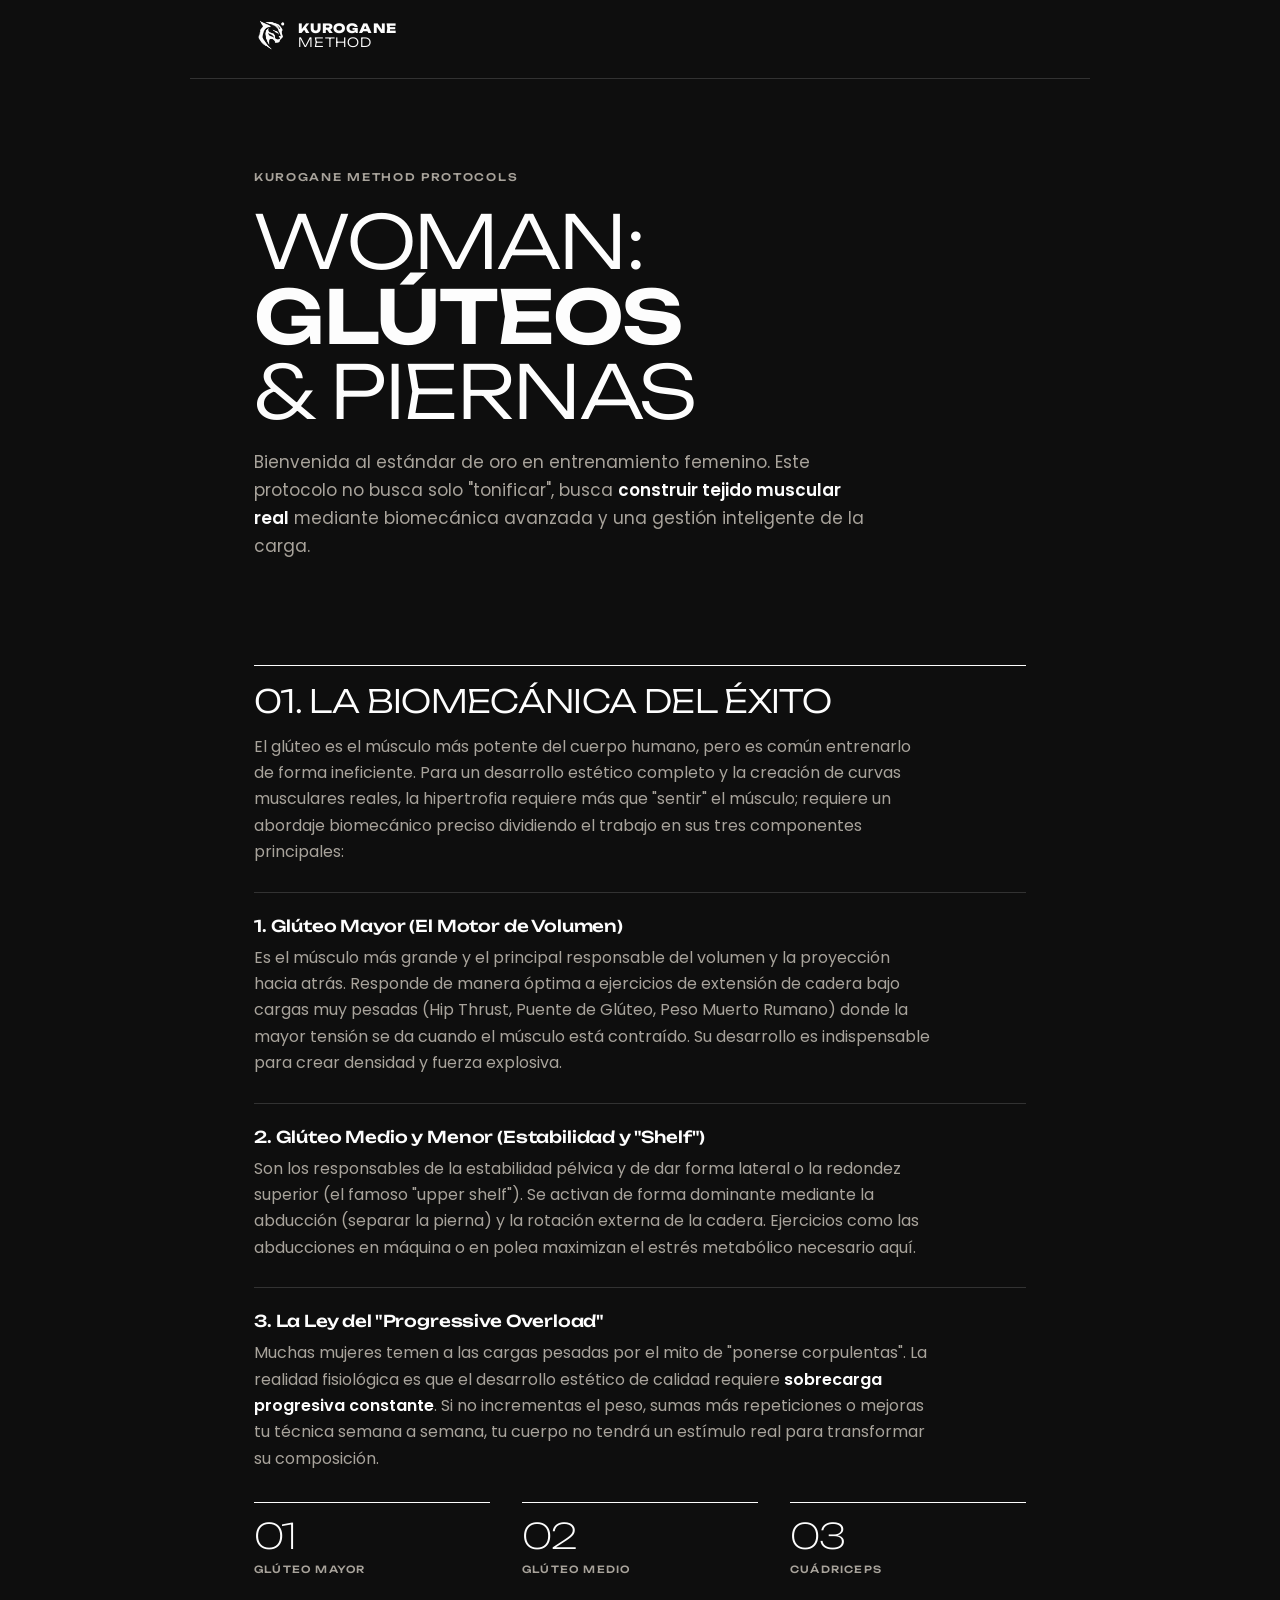
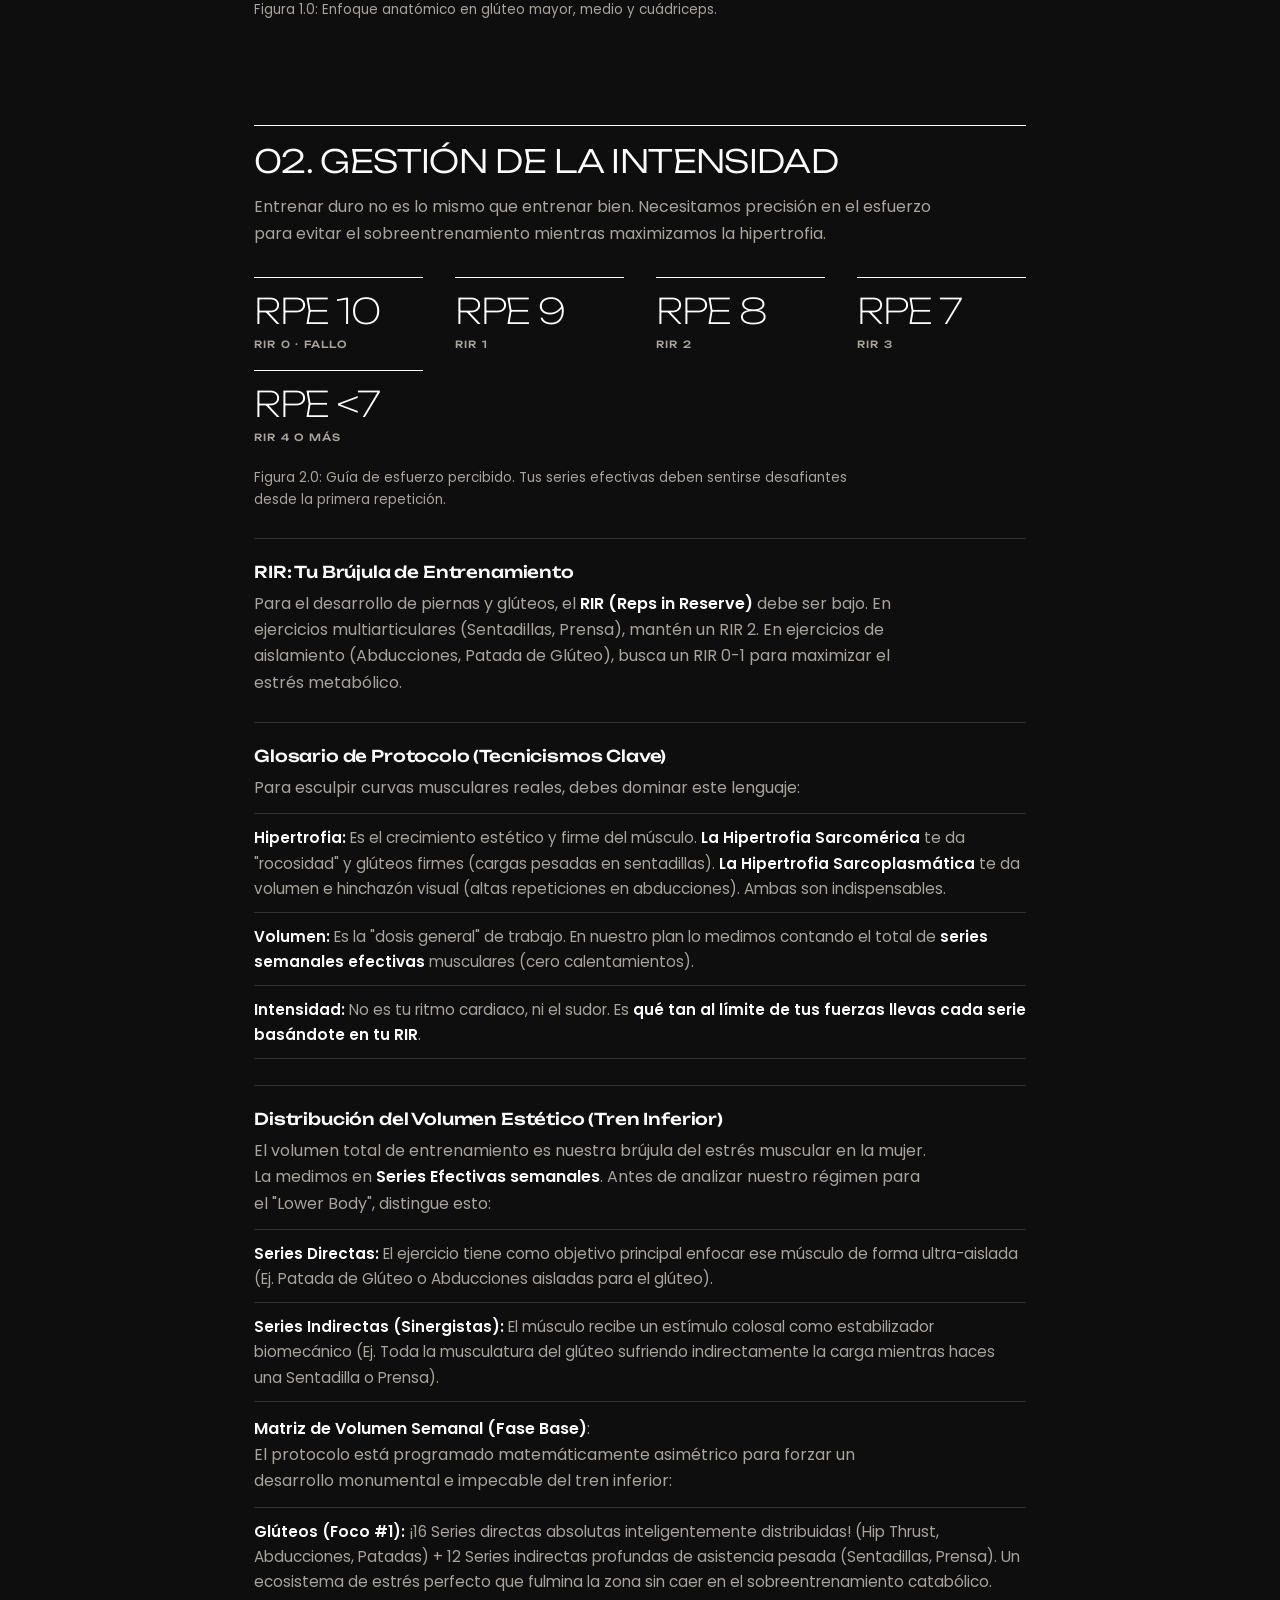
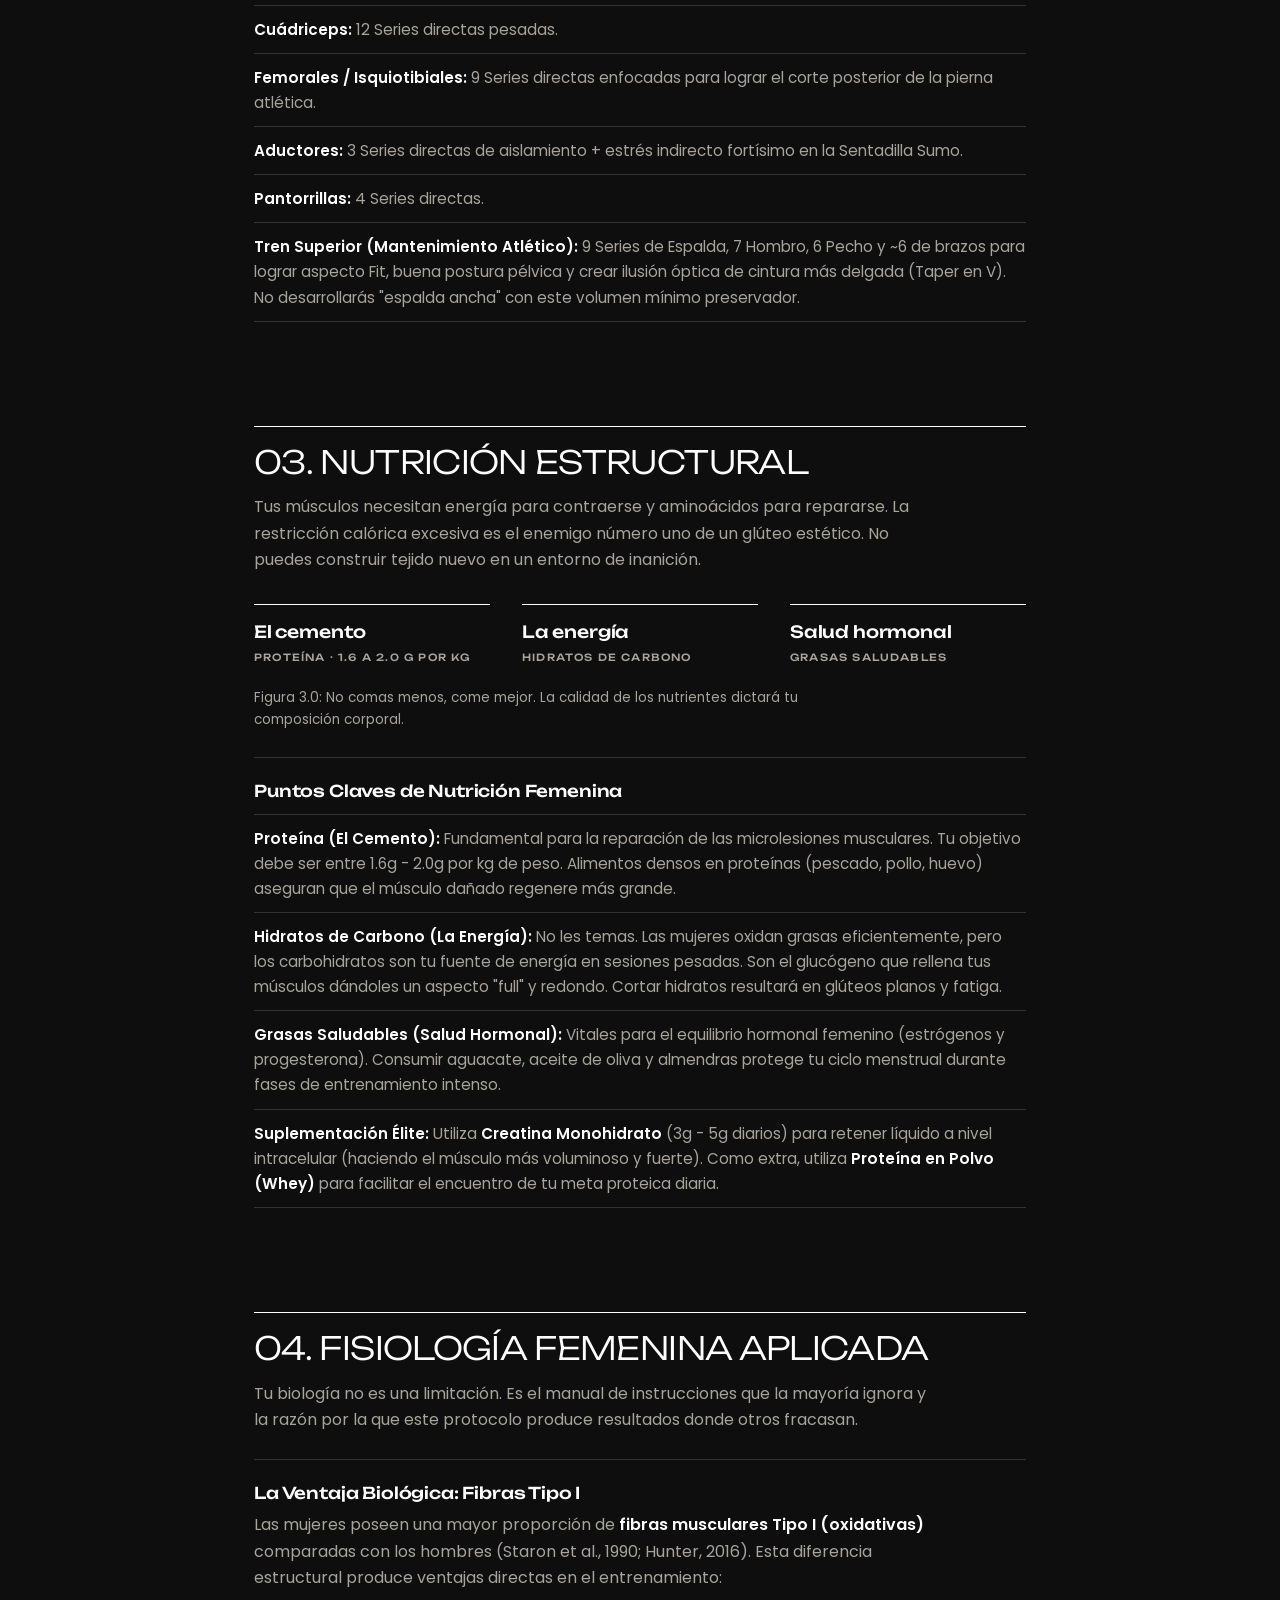
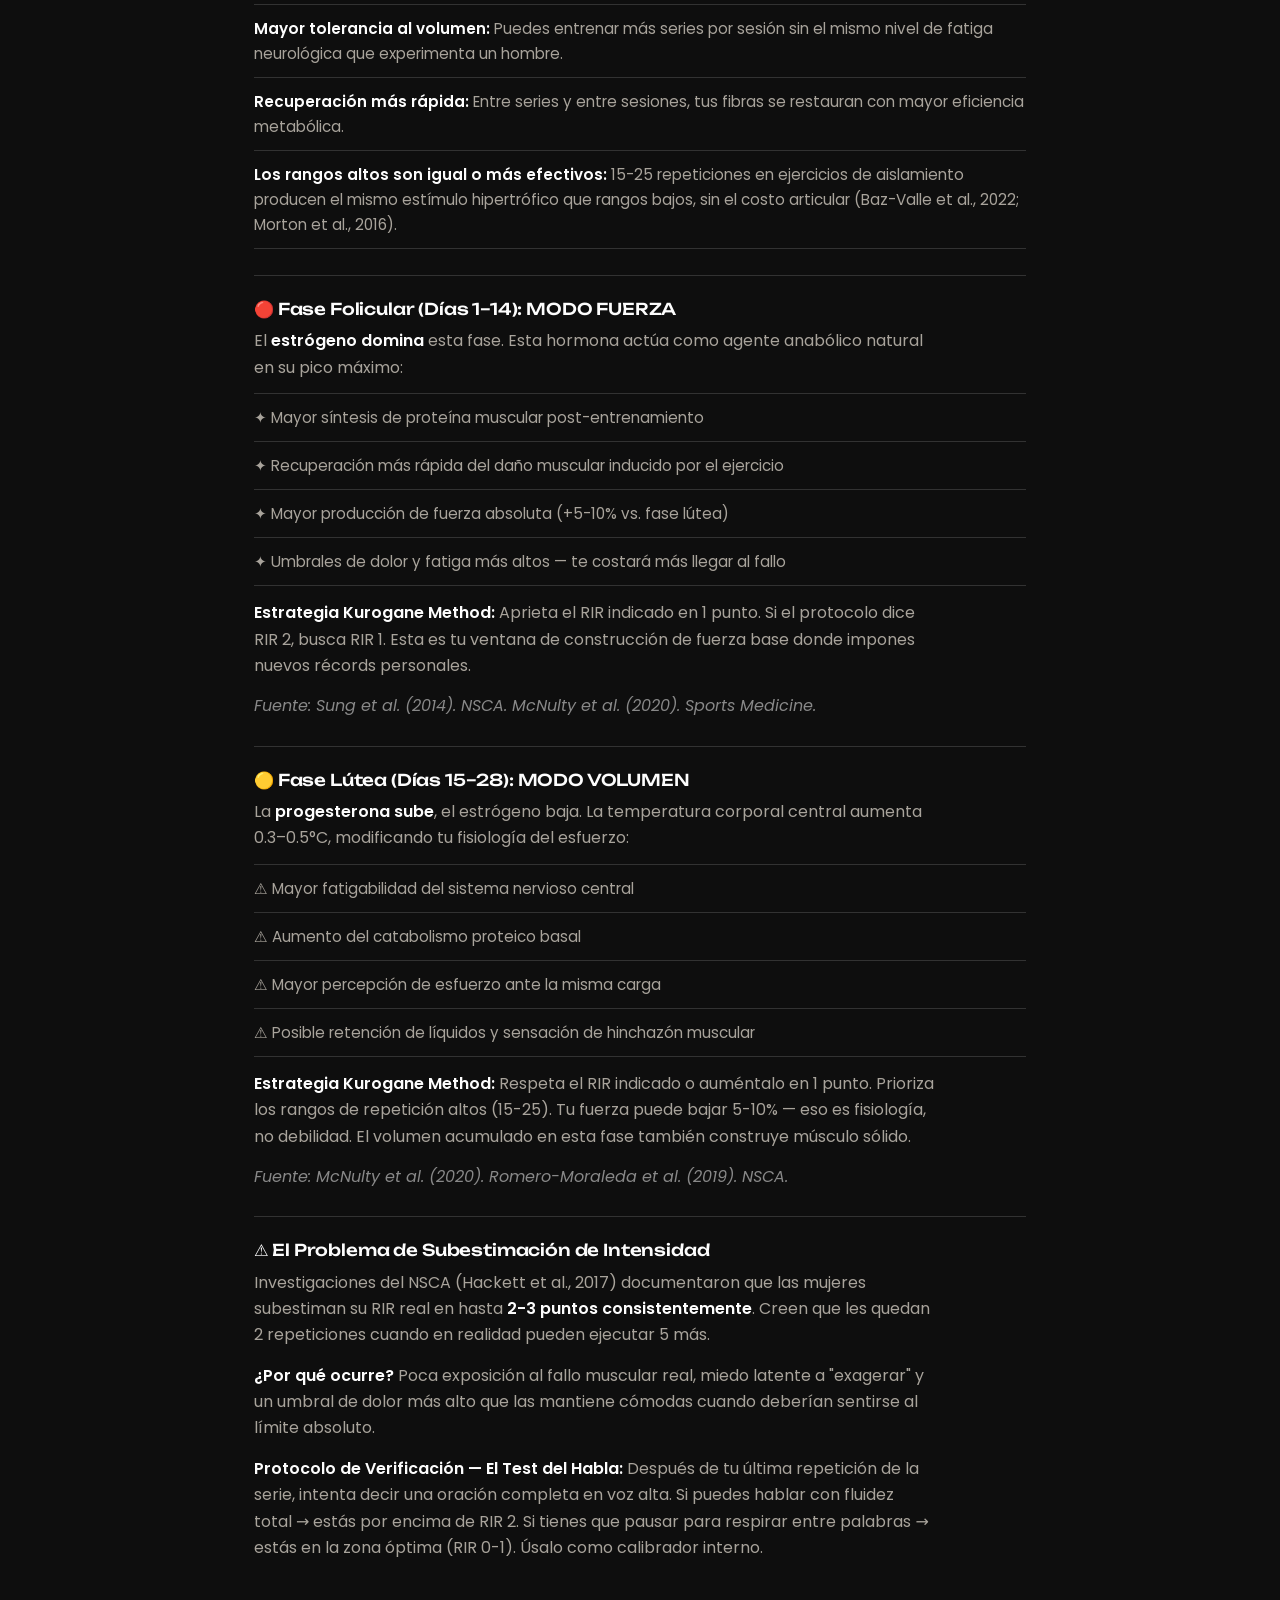
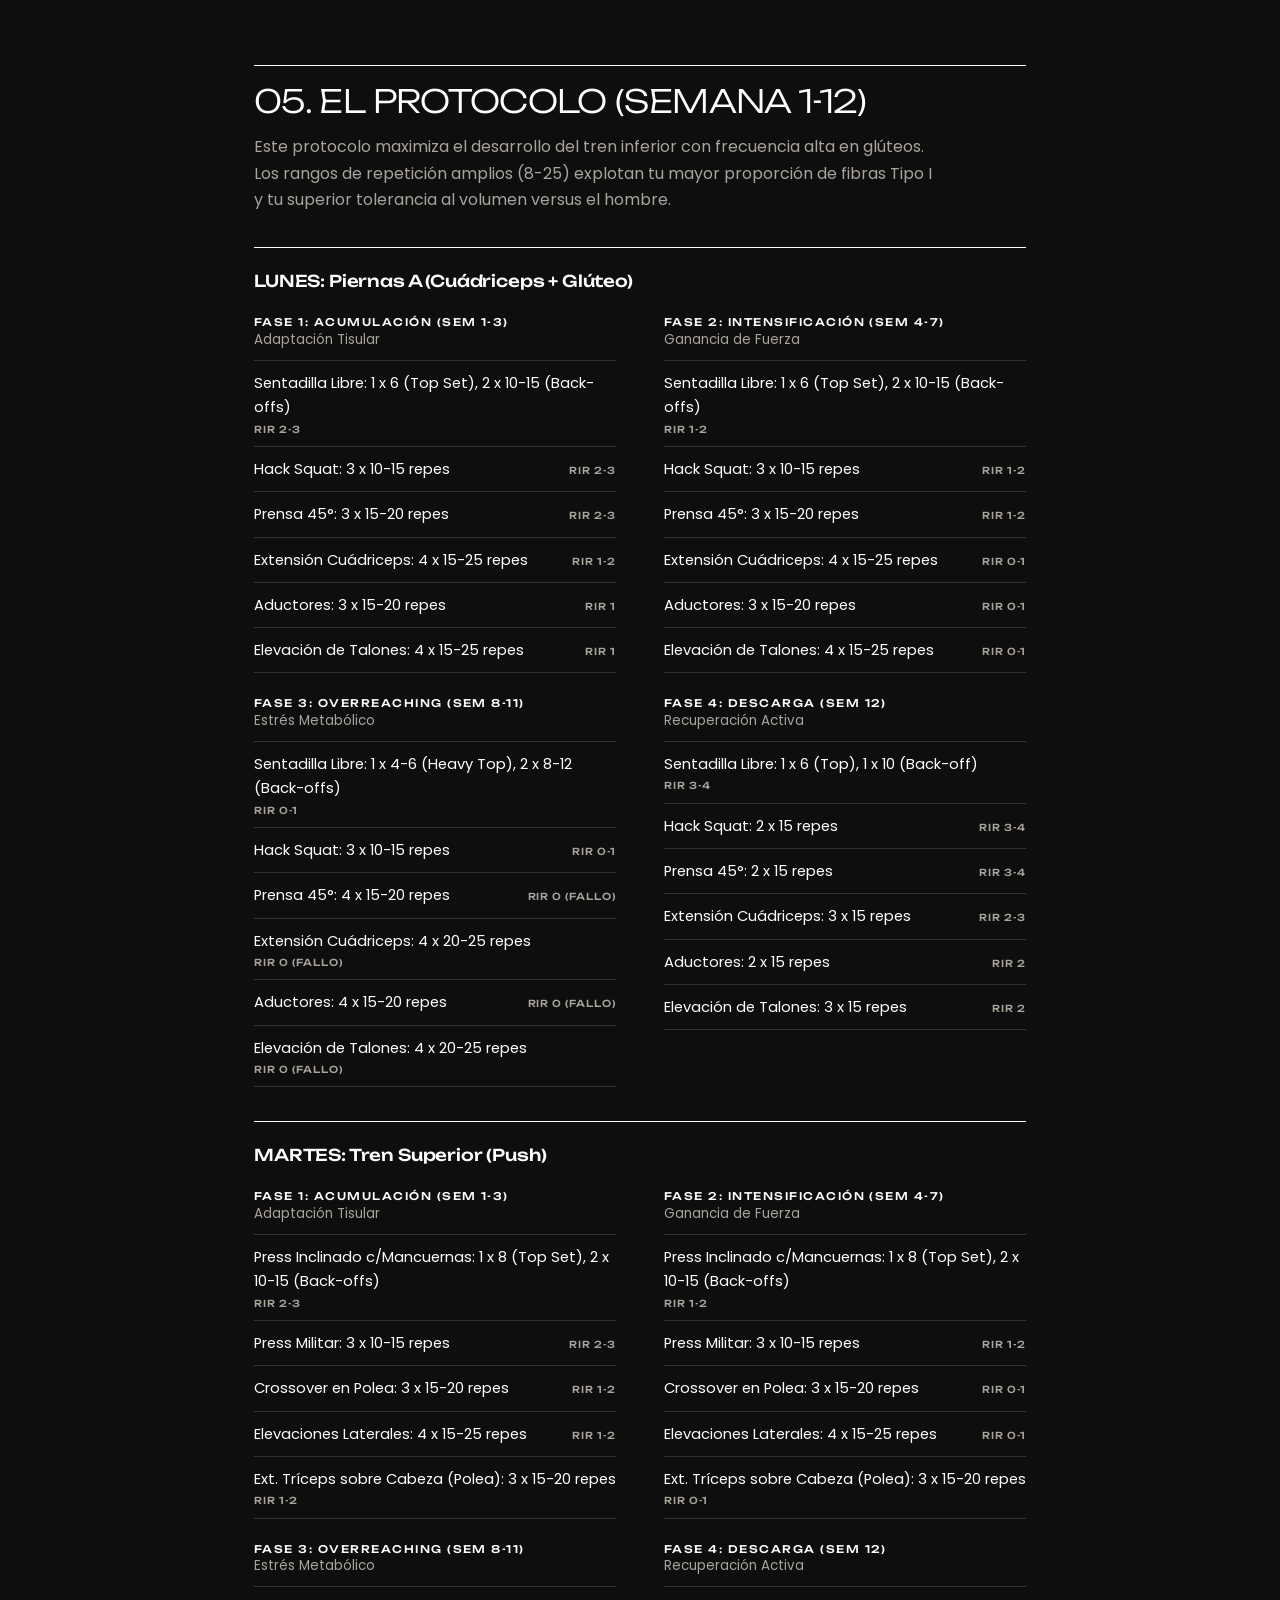
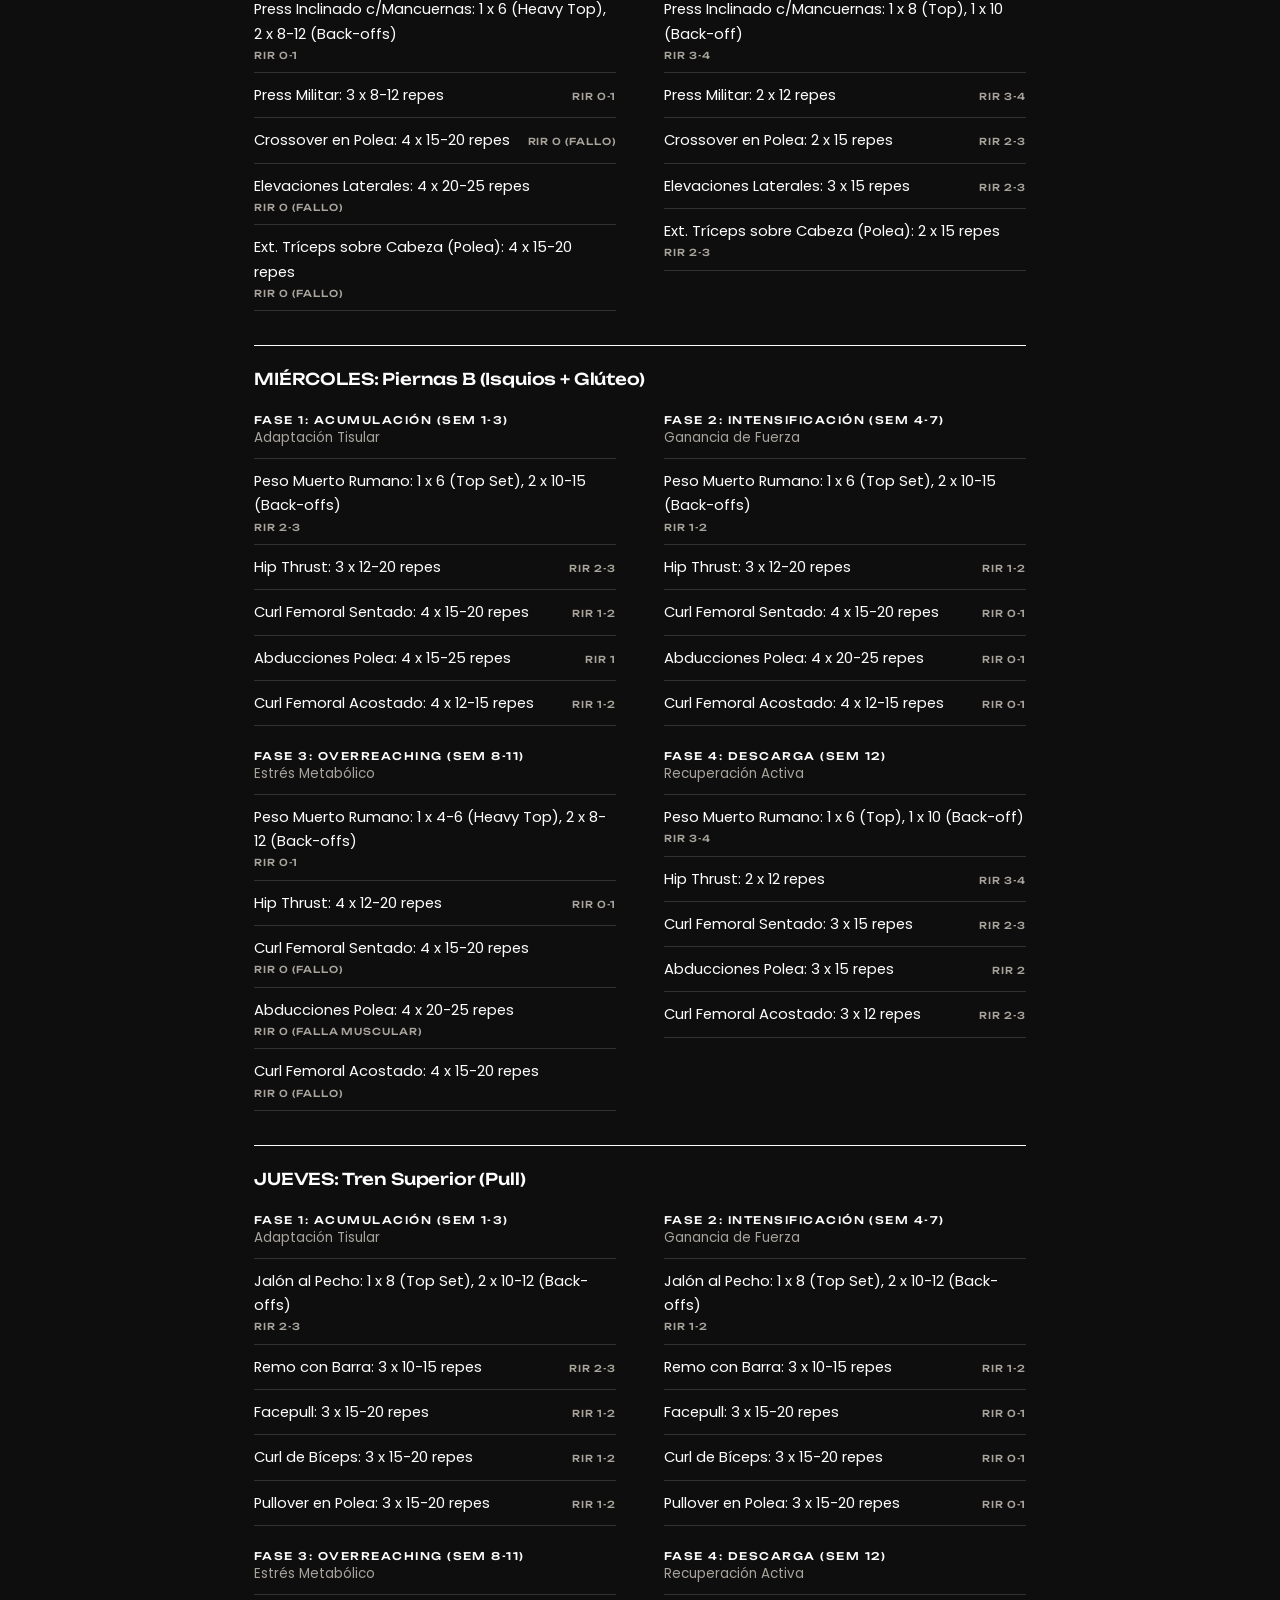
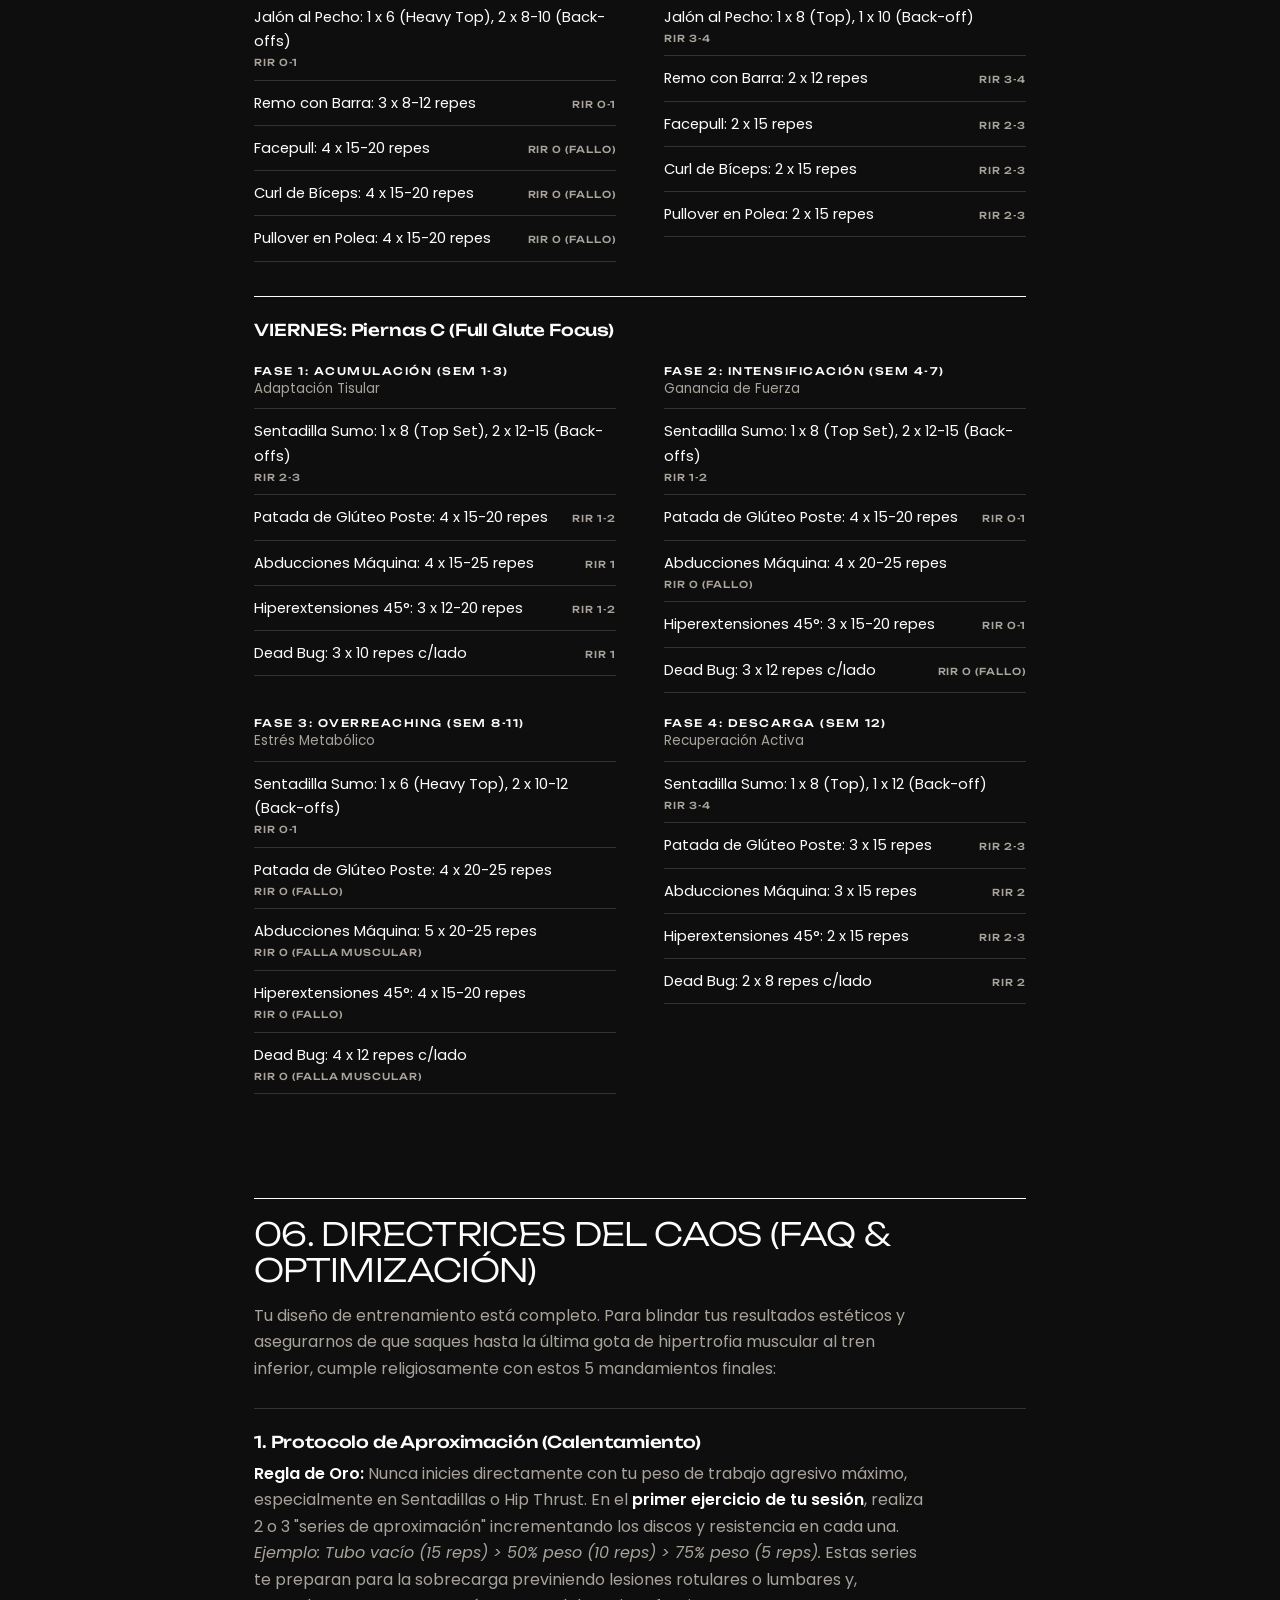
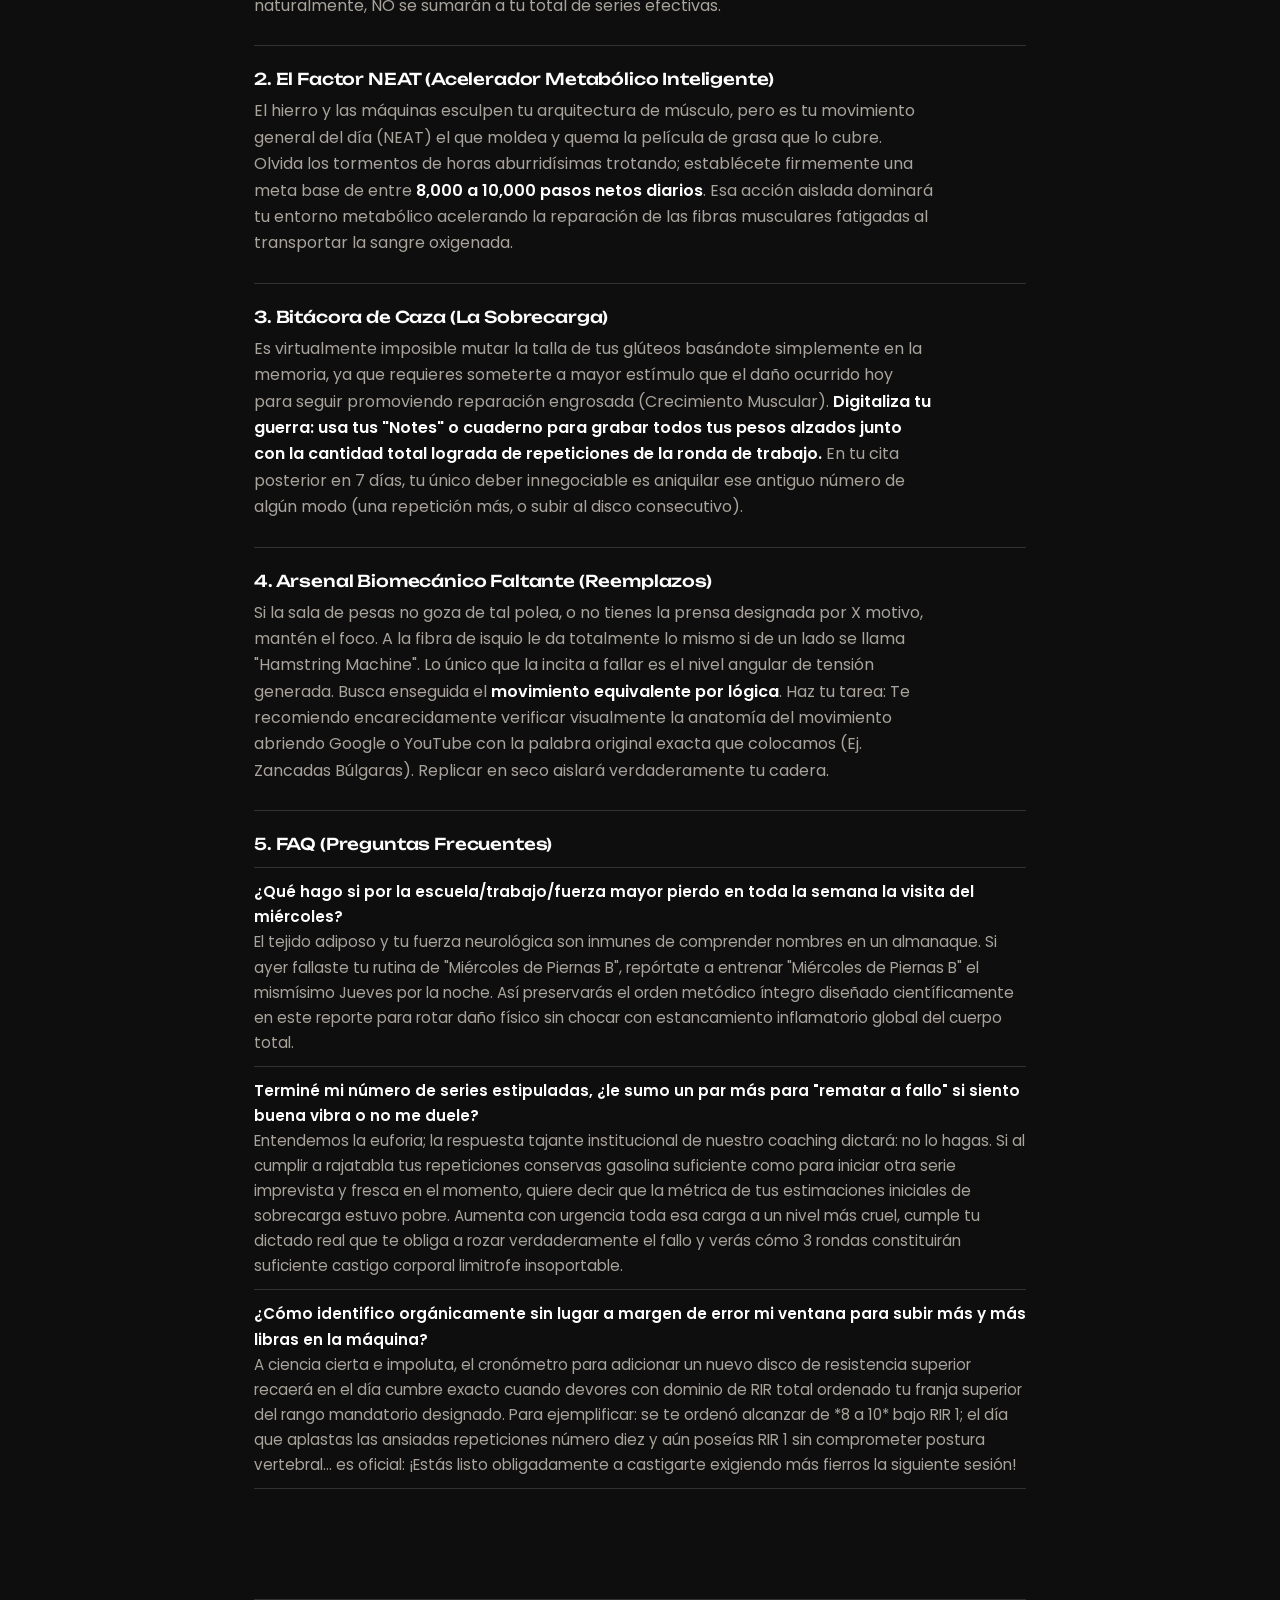
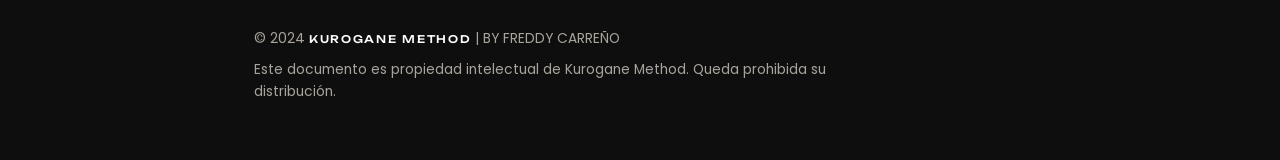
<file: docs/mujeres_v2.html>
<!DOCTYPE html>
<html lang="es">
<head>
    <meta charset="UTF-8">
    <meta name="viewport" content="width=device-width, initial-scale=1.0">
    <title>Kurogane Method Woman | Glúteos y Piernas V2.0</title>
    <meta name="theme-color" content="#0E0E0E">
    <link rel="icon" type="image/png" href="../img/icono-48.png">
    <link rel="preconnect" href="https://fonts.googleapis.com">
    <link rel="preconnect" href="https://fonts.gstatic.com" crossorigin>
    <link href="https://fonts.googleapis.com/css2?family=Poppins:wght@400;500;600&family=Unbounded:wght@200..900&display=swap" rel="stylesheet">
    <link rel="stylesheet" href="protocolos.css">
</head>
<body>

<header class="barra">
    <a class="marca" href="../" aria-label="KUROGANE METHOD, inicio"><img src="../img/logo.webp" alt="" width="34" height="34"><span>KUROGANE <b>METHOD</b></span></a>
</header>

<div class="guide-container">
    <header class="intro-block">
        <span class="brand-accent">KUROGANE METHOD PROTOCOLS</span>
        <h1>WOMAN: <br><span class="highlight">GLÚTEOS</span><br>& PIERNAS</h1>
        <p>Bienvenida al estándar de oro en entrenamiento femenino. Este protocolo no busca solo "tonificar", busca <span class="highlight">construir tejido muscular real</span> mediante biomecánica avanzada y una gestión inteligente de la carga.</p>
    </header>

    <section>
        <h2>01. LA BIOMECÁNICA DEL ÉXITO</h2>
        <p>El glúteo es el músculo más potente del cuerpo humano, pero es común entrenarlo de forma ineficiente. Para un desarrollo estético completo y la creación de curvas musculares reales, la hipertrofia requiere más que "sentir" el músculo; requiere un abordaje biomecánico preciso dividiendo el trabajo en sus tres componentes principales:</p>
        
        <div class="science-box">
            <h3>1. Glúteo Mayor (El Motor de Volumen)</h3>
            <p>Es el músculo más grande y el principal responsable del volumen y la proyección hacia atrás. Responde de manera óptima a ejercicios de extensión de cadera bajo cargas muy pesadas (Hip Thrust, Puente de Glúteo, Peso Muerto Rumano) donde la mayor tensión se da cuando el músculo está contraído. Su desarrollo es indispensable para crear densidad y fuerza explosiva.</p>
        </div>

        <div class="science-box">
            <h3>2. Glúteo Medio y Menor (Estabilidad y "Shelf")</h3>
            <p>Son los responsables de la estabilidad pélvica y de dar forma lateral o la redondez superior (el famoso "upper shelf"). Se activan de forma dominante mediante la abducción (separar la pierna) y la rotación externa de la cadera. Ejercicios como las abducciones en máquina o en polea maximizan el estrés metabólico necesario aquí.</p>
        </div>

        <div class="science-box">
            <h3>3. La Ley del "Progressive Overload"</h3>
            <p>Muchas mujeres temen a las cargas pesadas por el mito de "ponerse corpulentas". La realidad fisiológica es que el desarrollo estético de calidad requiere <span class="highlight">sobrecarga progresiva constante</span>. Si no incrementas el peso, sumas más repeticiones o mejoras tu técnica semana a semana, tu cuerpo no tendrá un estímulo real para transformar su composición.</p>
        </div>

        <div class="datos">
            <div><b>01</b><span>Glúteo mayor</span></div>
            <div><b>02</b><span>Glúteo medio</span></div>
            <div><b>03</b><span>Cuádriceps</span></div>
        </div>
        <p class="caption">Figura 1.0: Enfoque anatómico en glúteo mayor, medio y cuádriceps.</p>
    </section>

    <section class="page-break">
        <h2>02. GESTIÓN DE LA INTENSIDAD</h2>
        <p>Entrenar duro no es lo mismo que entrenar bien. Necesitamos precisión en el esfuerzo para evitar el sobreentrenamiento mientras maximizamos la hipertrofia.</p>
        
        <div class="datos">
            <div><b>RPE 10</b><span>RIR 0 · fallo</span></div>
            <div><b>RPE 9</b><span>RIR 1</span></div>
            <div><b>RPE 8</b><span>RIR 2</span></div>
            <div><b>RPE 7</b><span>RIR 3</span></div>
            <div><b>RPE &lt;7</b><span>RIR 4 o más</span></div>
        </div>
        <p class="caption">Figura 2.0: Guía de esfuerzo percibido. Tus series efectivas deben sentirse desafiantes desde la primera repetición.</p>

        <div class="science-box">
            <h3>RIR: Tu Brújula de Entrenamiento</h3>
            <p>Para el desarrollo de piernas y glúteos, el <span class="highlight">RIR (Reps in Reserve)</span> debe ser bajo. En ejercicios multiarticulares (Sentadillas, Prensa), mantén un RIR 2. En ejercicios de aislamiento (Abducciones, Patada de Glúteo), busca un RIR 0-1 para maximizar el estrés metabólico.</p>
        </div>

        <div class="science-box">
            <h3>Glosario de Protocolo (Tecnicismos Clave)</h3>
            <p>Para esculpir curvas musculares reales, debes dominar este lenguaje:</p>
            <ul>
                <li><span class="highlight">Hipertrofia:</span> Es el crecimiento estético y firme del músculo. <strong>La Hipertrofia Sarcomérica</strong> te da "rocosidad" y glúteos firmes (cargas pesadas en sentadillas). <strong>La Hipertrofia Sarcoplasmática</strong> te da volumen e hinchazón visual (altas repeticiones en abducciones). Ambas son indispensables.</li>
                <li><span class="highlight">Volumen:</span> Es la "dosis general" de trabajo. En nuestro plan lo medimos contando el total de <strong>series semanales efectivas</strong> musculares (cero calentamientos).</li>
                <li><span class="highlight">Intensidad:</span> No es tu ritmo cardiaco, ni el sudor. Es <strong>qué tan al límite de tus fuerzas llevas cada serie basándote en tu RIR</strong>.</li>
            </ul>
        </div>

        <div class="science-box">
            <h3>Distribución del Volumen Estético (Tren Inferior)</h3>
            <p>El volumen total de entrenamiento es nuestra brújula del estrés muscular en la mujer. La medimos en <strong>Series Efectivas semanales</strong>. Antes de analizar nuestro régimen para el "Lower Body", distingue esto:</p>
            <ul>
                <li><span class="highlight">Series Directas:</span> El ejercicio tiene como objetivo principal enfocar ese músculo de forma ultra-aislada (Ej. Patada de Glúteo o Abducciones aisladas para el glúteo).</li>
                <li><span class="highlight">Series Indirectas (Sinergistas):</span> El músculo recibe un estímulo colosal como estabilizador biomecánico (Ej. Toda la musculatura del glúteo sufriendo indirectamente la carga mientras haces una Sentadilla o Prensa).</li>
            </ul>
            <p><strong>Matriz de Volumen Semanal (Fase Base)</strong>:<br>El protocolo está programado matemáticamente asimétrico para forzar un desarrollo monumental e impecable del tren inferior:</p>
            <ul>
                <li><strong>Glúteos (Foco #1):</strong> ¡16 Series directas absolutas inteligentemente distribuidas! (Hip Thrust, Abducciones, Patadas) + 12 Series indirectas profundas de asistencia pesada (Sentadillas, Prensa). Un ecosistema de estrés perfecto que fulmina la zona sin caer en el sobreentrenamiento catabólico.</li>
                <li><strong>Cuádriceps:</strong> 12 Series directas pesadas.</li>
                <li><strong>Femorales / Isquiotibiales:</strong> 9 Series directas enfocadas para lograr el corte posterior de la pierna atlética.</li>
                <li><strong>Aductores:</strong> 3 Series directas de aislamiento + estrés indirecto fortísimo en la Sentadilla Sumo.</li>
                <li><strong>Pantorrillas:</strong> 4 Series directas.</li>
                <li><strong>Tren Superior (Mantenimiento Atlético):</strong> 9 Series de Espalda, 7 Hombro, 6 Pecho y ~6 de brazos para lograr aspecto Fit, buena postura pélvica y crear ilusión óptica de cintura más delgada (Taper en V). No desarrollarás "espalda ancha" con este volumen mínimo preservador.</li>
            </ul>
        </div>
    </section>

    <section class="page-break">
        <h2>03. NUTRICIÓN ESTRUCTURAL</h2>
        <p>Tus músculos necesitan energía para contraerse y aminoácidos para repararse. La restricción calórica excesiva es el enemigo número uno de un glúteo estético. No puedes construir tejido nuevo en un entorno de inanición.</p>
        
        <div class="datos palabras">
            <div><b>El cemento</b><span>Proteína · 1.6 a 2.0 g por kg</span></div>
            <div><b>La energía</b><span>Hidratos de carbono</span></div>
            <div><b>Salud hormonal</b><span>Grasas saludables</span></div>
        </div>
        <p class="caption">Figura 3.0: No comas menos, come mejor. La calidad de los nutrientes dictará tu composición corporal.</p>

        <div class="science-box">
            <h3>Puntos Claves de Nutrición Femenina</h3>
            <ul>
                <li><span class="highlight">Proteína (El Cemento):</span> Fundamental para la reparación de las microlesiones musculares. Tu objetivo debe ser entre 1.6g - 2.0g por kg de peso. Alimentos densos en proteínas (pescado, pollo, huevo) aseguran que el músculo dañado regenere más grande.</li>
                <li><span class="highlight">Hidratos de Carbono (La Energía):</span> No les temas. Las mujeres oxidan grasas eficientemente, pero los carbohidratos son tu fuente de energía en sesiones pesadas. Son el glucógeno que rellena tus músculos dándoles un aspecto "full" y redondo. Cortar hidratos resultará en glúteos planos y fatiga.</li>
                <li><span class="highlight">Grasas Saludables (Salud Hormonal):</span> Vitales para el equilibrio hormonal femenino (estrógenos y progesterona). Consumir aguacate, aceite de oliva y almendras protege tu ciclo menstrual durante fases de entrenamiento intenso.</li>
                <li><span class="highlight">Suplementación Élite:</span> Utiliza <span class="highlight">Creatina Monohidrato</span> (3g - 5g diarios) para retener líquido a nivel intracelular (haciendo el músculo más voluminoso y fuerte). Como extra, utiliza <span class="highlight">Proteína en Polvo (Whey)</span> para facilitar el encuentro de tu meta proteica diaria.</li>
            </ul>
        </div>
    </section>


    <section class="page-break">
        <h2>04. FISIOLOGÍA FEMENINA APLICADA</h2>
        <p>Tu biología no es una limitación. Es el manual de instrucciones que la mayoría ignora y la razón por la que este protocolo produce resultados donde otros fracasan.</p>

        <div class="science-box">
            <h3>La Ventaja Biológica: Fibras Tipo I</h3>
            <p>Las mujeres poseen una mayor proporción de <span class="highlight">fibras musculares Tipo I (oxidativas)</span> comparadas con los hombres (Staron et al., 1990; Hunter, 2016). Esta diferencia estructural produce ventajas directas en el entrenamiento:</p>
            <ul>
                <li><strong>Mayor tolerancia al volumen:</strong> Puedes entrenar más series por sesión sin el mismo nivel de fatiga neurológica que experimenta un hombre.</li>
                <li><strong>Recuperación más rápida:</strong> Entre series y entre sesiones, tus fibras se restauran con mayor eficiencia metabólica.</li>
                <li><strong>Los rangos altos son igual o más efectivos:</strong> 15-25 repeticiones en ejercicios de aislamiento producen el mismo estímulo hipertrófico que rangos bajos, sin el costo articular (Baz-Valle et al., 2022; Morton et al., 2016).</li>
            </ul>
        </div>

        <div class="science-box">
            <h3>&#128308; Fase Folicular (Días 1–14): MODO FUERZA</h3>
            <p>El <span class="highlight">estrógeno domina</span> esta fase. Esta hormona actúa como agente anabólico natural en su pico máximo:</p>
            <ul>
                <li>✦ Mayor síntesis de proteína muscular post-entrenamiento</li>
                <li>✦ Recuperación más rápida del daño muscular inducido por el ejercicio</li>
                <li>✦ Mayor producción de fuerza absoluta (+5-10% vs. fase lútea)</li>
                <li>✦ Umbrales de dolor y fatiga más altos — te costará más llegar al fallo</li>
            </ul>
            <p><strong>Estrategia Kurogane Method:</strong> Aprieta el RIR indicado en 1 punto. Si el protocolo dice RIR 2, busca RIR 1. Esta es tu ventana de construcción de fuerza base donde impones nuevos récords personales.</p>
            <p><em style="color:#888;">Fuente: Sung et al. (2014). NSCA. McNulty et al. (2020). Sports Medicine.</em></p>
        </div>

        <div class="science-box">
            <h3>&#128993; Fase Lútea (Días 15–28): MODO VOLUMEN</h3>
            <p>La <span class="highlight">progesterona sube</span>, el estrógeno baja. La temperatura corporal central aumenta 0.3–0.5°C, modificando tu fisiología del esfuerzo:</p>
            <ul>
                <li>⚠ Mayor fatigabilidad del sistema nervioso central</li>
                <li>⚠ Aumento del catabolismo proteico basal</li>
                <li>⚠ Mayor percepción de esfuerzo ante la misma carga</li>
                <li>⚠ Posible retención de líquidos y sensación de hinchazón muscular</li>
            </ul>
            <p><strong>Estrategia Kurogane Method:</strong> Respeta el RIR indicado o auméntalo en 1 punto. Prioriza los rangos de repetición altos (15-25). Tu fuerza puede bajar 5-10% — eso es fisiología, no debilidad. El volumen acumulado en esta fase también construye músculo sólido.</p>
            <p><em style="color:#888;">Fuente: McNulty et al. (2020). Romero-Moraleda et al. (2019). NSCA.</em></p>
        </div>

        <div class="science-box">
            <h3>⚠️ El Problema de Subestimación de Intensidad</h3>
            <p>Investigaciones del NSCA (Hackett et al., 2017) documentaron que las mujeres subestiman su RIR real en hasta <span class="highlight">2-3 puntos consistentemente</span>. Creen que les quedan 2 repeticiones cuando en realidad pueden ejecutar 5 más.</p>
            <p><strong>¿Por qué ocurre?</strong> Poca exposición al fallo muscular real, miedo latente a "exagerar" y un umbral de dolor más alto que las mantiene cómodas cuando deberían sentirse al límite absoluto.</p>
            <p><strong>Protocolo de Verificación — El Test del Habla:</strong> Después de tu última repetición de la serie, intenta decir una oración completa en voz alta. Si puedes hablar con fluidez total → estás por encima de RIR 2. Si tienes que pausar para respirar entre palabras → estás en la zona óptima (RIR 0-1). Úsalo como calibrador interno.</p>
        </div>
    </section>

    <section class="page-break">
        <h2>05. EL PROTOCOLO (SEMANA 1-12)</h2>
        <p>Este protocolo maximiza el desarrollo del tren inferior con frecuencia alta en glúteos. Los rangos de repetición amplios (8-25) explotan tu mayor proporción de fibras Tipo I y tu superior tolerancia al volumen versus el hombre.</p>

        <div class="routine-grid layout-wide">
    <div class="day-card full-width">
        <h3>LUNES: Piernas A (Cuádriceps + Glúteo)</h3>
        <div class="phases-container">
            <div class="phase-block">
                <h4>FASE 1: ACUMULACIÓN (Sem 1-3) <span>Adaptación Tisular</span></h4>
                <ul class="routine-list">
                    <li><span>Sentadilla Libre: 1 x 6 (Top Set), 2 x 10-15 (Back-offs)</span> <span class="highlight">RIR 2-3</span></li>
                    <li><span>Hack Squat: 3 x 10-15 repes</span> <span class="highlight">RIR 2-3</span></li>
                    <li><span>Prensa 45°: 3 x 15-20 repes</span> <span class="highlight">RIR 2-3</span></li>
                    <li><span>Extensión Cuádriceps: 4 x 15-25 repes</span> <span class="highlight">RIR 1-2</span></li>
                    <li><span>Aductores: 3 x 15-20 repes</span> <span class="highlight">RIR 1</span></li>
                    <li><span>Elevación de Talones: 4 x 15-25 repes</span> <span class="highlight">RIR 1</span></li>
                </ul>
            </div>
            <div class="phase-block">
                <h4>FASE 2: INTENSIFICACIÓN (Sem 4-7) <span>Ganancia de Fuerza</span></h4>
                <ul class="routine-list">
                    <li><span>Sentadilla Libre: 1 x 6 (Top Set), 2 x 10-15 (Back-offs)</span> <span class="highlight">RIR 1-2</span></li>
                    <li><span>Hack Squat: 3 x 10-15 repes</span> <span class="highlight">RIR 1-2</span></li>
                    <li><span>Prensa 45°: 3 x 15-20 repes</span> <span class="highlight">RIR 1-2</span></li>
                    <li><span>Extensión Cuádriceps: 4 x 15-25 repes</span> <span class="highlight">RIR 0-1</span></li>
                    <li><span>Aductores: 3 x 15-20 repes</span> <span class="highlight">RIR 0-1</span></li>
                    <li><span>Elevación de Talones: 4 x 15-25 repes</span> <span class="highlight">RIR 0-1</span></li>
                </ul>
            </div>
            <div class="phase-block">
                <h4>FASE 3: OVERREACHING (Sem 8-11) <span>Estrés Metabólico</span></h4>
                <ul class="routine-list">
                    <li><span>Sentadilla Libre: 1 x 4-6 (Heavy Top), 2 x 8-12 (Back-offs)</span> <span class="highlight">RIR 0-1</span></li>
                    <li><span>Hack Squat: 3 x 10-15 repes</span> <span class="highlight">RIR 0-1</span></li>
                    <li><span>Prensa 45°: 4 x 15-20 repes</span> <span class="highlight">RIR 0 (Fallo)</span></li>
                    <li><span>Extensión Cuádriceps: 4 x 20-25 repes</span> <span class="highlight">RIR 0 (Fallo)</span></li>
                    <li><span>Aductores: 4 x 15-20 repes</span> <span class="highlight">RIR 0 (Fallo)</span></li>
                    <li><span>Elevación de Talones: 4 x 20-25 repes</span> <span class="highlight">RIR 0 (Fallo)</span></li>
                </ul>
            </div>
            <div class="phase-block">
                <h4>FASE 4: DESCARGA (Sem 12) <span>Recuperación Activa</span></h4>
                <ul class="routine-list">
                    <li><span>Sentadilla Libre: 1 x 6 (Top), 1 x 10 (Back-off)</span> <span class="highlight">RIR 3-4</span></li>
                    <li><span>Hack Squat: 2 x 15 repes</span> <span class="highlight">RIR 3-4</span></li>
                    <li><span>Prensa 45°: 2 x 15 repes</span> <span class="highlight">RIR 3-4</span></li>
                    <li><span>Extensión Cuádriceps: 3 x 15 repes</span> <span class="highlight">RIR 2-3</span></li>
                    <li><span>Aductores: 2 x 15 repes</span> <span class="highlight">RIR 2</span></li>
                    <li><span>Elevación de Talones: 3 x 15 repes</span> <span class="highlight">RIR 2</span></li>
                </ul>
            </div>
        </div>
    </div>

    <div class="day-card full-width">
        <h3>MARTES: Tren Superior (Push)</h3>
        <div class="phases-container">
            <div class="phase-block">
                <h4>FASE 1: ACUMULACIÓN (Sem 1-3) <span>Adaptación Tisular</span></h4>
                <ul class="routine-list">
                    <li><span>Press Inclinado c/Mancuernas: 1 x 8 (Top Set), 2 x 10-15 (Back-offs)</span> <span class="highlight">RIR 2-3</span></li>
                    <li><span>Press Militar: 3 x 10-15 repes</span> <span class="highlight">RIR 2-3</span></li>
                    <li><span>Crossover en Polea: 3 x 15-20 repes</span> <span class="highlight">RIR 1-2</span></li>
                    <li><span>Elevaciones Laterales: 4 x 15-25 repes</span> <span class="highlight">RIR 1-2</span></li>
                    <li><span>Ext. Tríceps sobre Cabeza (Polea): 3 x 15-20 repes</span> <span class="highlight">RIR 1-2</span></li>
                </ul>
            </div>
            <div class="phase-block">
                <h4>FASE 2: INTENSIFICACIÓN (Sem 4-7) <span>Ganancia de Fuerza</span></h4>
                <ul class="routine-list">
                    <li><span>Press Inclinado c/Mancuernas: 1 x 8 (Top Set), 2 x 10-15 (Back-offs)</span> <span class="highlight">RIR 1-2</span></li>
                    <li><span>Press Militar: 3 x 10-15 repes</span> <span class="highlight">RIR 1-2</span></li>
                    <li><span>Crossover en Polea: 3 x 15-20 repes</span> <span class="highlight">RIR 0-1</span></li>
                    <li><span>Elevaciones Laterales: 4 x 15-25 repes</span> <span class="highlight">RIR 0-1</span></li>
                    <li><span>Ext. Tríceps sobre Cabeza (Polea): 3 x 15-20 repes</span> <span class="highlight">RIR 0-1</span></li>
                </ul>
            </div>
            <div class="phase-block">
                <h4>FASE 3: OVERREACHING (Sem 8-11) <span>Estrés Metabólico</span></h4>
                <ul class="routine-list">
                    <li><span>Press Inclinado c/Mancuernas: 1 x 6 (Heavy Top), 2 x 8-12 (Back-offs)</span> <span class="highlight">RIR 0-1</span></li>
                    <li><span>Press Militar: 3 x 8-12 repes</span> <span class="highlight">RIR 0-1</span></li>
                    <li><span>Crossover en Polea: 4 x 15-20 repes</span> <span class="highlight">RIR 0 (Fallo)</span></li>
                    <li><span>Elevaciones Laterales: 4 x 20-25 repes</span> <span class="highlight">RIR 0 (Fallo)</span></li>
                    <li><span>Ext. Tríceps sobre Cabeza (Polea): 4 x 15-20 repes</span> <span class="highlight">RIR 0 (Fallo)</span></li>
                </ul>
            </div>
            <div class="phase-block">
                <h4>FASE 4: DESCARGA (Sem 12) <span>Recuperación Activa</span></h4>
                <ul class="routine-list">
                    <li><span>Press Inclinado c/Mancuernas: 1 x 8 (Top), 1 x 10 (Back-off)</span> <span class="highlight">RIR 3-4</span></li>
                    <li><span>Press Militar: 2 x 12 repes</span> <span class="highlight">RIR 3-4</span></li>
                    <li><span>Crossover en Polea: 2 x 15 repes</span> <span class="highlight">RIR 2-3</span></li>
                    <li><span>Elevaciones Laterales: 3 x 15 repes</span> <span class="highlight">RIR 2-3</span></li>
                    <li><span>Ext. Tríceps sobre Cabeza (Polea): 2 x 15 repes</span> <span class="highlight">RIR 2-3</span></li>
                </ul>
            </div>
        </div>
    </div>

    <div class="day-card full-width">
        <h3>MIÉRCOLES: Piernas B (Isquios + Glúteo)</h3>
        <div class="phases-container">
            <div class="phase-block">
                <h4>FASE 1: ACUMULACIÓN (Sem 1-3) <span>Adaptación Tisular</span></h4>
                <ul class="routine-list">
                    <li><span>Peso Muerto Rumano: 1 x 6 (Top Set), 2 x 10-15 (Back-offs)</span> <span class="highlight">RIR 2-3</span></li>
                    <li><span>Hip Thrust: 3 x 12-20 repes</span> <span class="highlight">RIR 2-3</span></li>
                    <li><span>Curl Femoral Sentado: 4 x 15-20 repes</span> <span class="highlight">RIR 1-2</span></li>
                    <li><span>Abducciones Polea: 4 x 15-25 repes</span> <span class="highlight">RIR 1</span></li>
                    <li><span>Curl Femoral Acostado: 4 x 12-15 repes</span> <span class="highlight">RIR 1-2</span></li>
                </ul>
            </div>
            <div class="phase-block">
                <h4>FASE 2: INTENSIFICACIÓN (Sem 4-7) <span>Ganancia de Fuerza</span></h4>
                <ul class="routine-list">
                    <li><span>Peso Muerto Rumano: 1 x 6 (Top Set), 2 x 10-15 (Back-offs)</span> <span class="highlight">RIR 1-2</span></li>
                    <li><span>Hip Thrust: 3 x 12-20 repes</span> <span class="highlight">RIR 1-2</span></li>
                    <li><span>Curl Femoral Sentado: 4 x 15-20 repes</span> <span class="highlight">RIR 0-1</span></li>
                    <li><span>Abducciones Polea: 4 x 20-25 repes</span> <span class="highlight">RIR 0-1</span></li>
                    <li><span>Curl Femoral Acostado: 4 x 12-15 repes</span> <span class="highlight">RIR 0-1</span></li>
                </ul>
            </div>
            <div class="phase-block">
                <h4>FASE 3: OVERREACHING (Sem 8-11) <span>Estrés Metabólico</span></h4>
                <ul class="routine-list">
                    <li><span>Peso Muerto Rumano: 1 x 4-6 (Heavy Top), 2 x 8-12 (Back-offs)</span> <span class="highlight">RIR 0-1</span></li>
                    <li><span>Hip Thrust: 4 x 12-20 repes</span> <span class="highlight">RIR 0-1</span></li>
                    <li><span>Curl Femoral Sentado: 4 x 15-20 repes</span> <span class="highlight">RIR 0 (Fallo)</span></li>
                    <li><span>Abducciones Polea: 4 x 20-25 repes</span> <span class="highlight">RIR 0 (Falla Muscular)</span></li>
                    <li><span>Curl Femoral Acostado: 4 x 15-20 repes</span> <span class="highlight">RIR 0 (Fallo)</span></li>
                </ul>
            </div>
            <div class="phase-block">
                <h4>FASE 4: DESCARGA (Sem 12) <span>Recuperación Activa</span></h4>
                <ul class="routine-list">
                    <li><span>Peso Muerto Rumano: 1 x 6 (Top), 1 x 10 (Back-off)</span> <span class="highlight">RIR 3-4</span></li>
                    <li><span>Hip Thrust: 2 x 12 repes</span> <span class="highlight">RIR 3-4</span></li>
                    <li><span>Curl Femoral Sentado: 3 x 15 repes</span> <span class="highlight">RIR 2-3</span></li>
                    <li><span>Abducciones Polea: 3 x 15 repes</span> <span class="highlight">RIR 2</span></li>
                    <li><span>Curl Femoral Acostado: 3 x 12 repes</span> <span class="highlight">RIR 2-3</span></li>
                </ul>
            </div>
        </div>
    </div>

    <div class="day-card full-width">
        <h3>JUEVES: Tren Superior (Pull)</h3>
        <div class="phases-container">
            <div class="phase-block">
                <h4>FASE 1: ACUMULACIÓN (Sem 1-3) <span>Adaptación Tisular</span></h4>
                <ul class="routine-list">
                    <li><span>Jalón al Pecho: 1 x 8 (Top Set), 2 x 10-12 (Back-offs)</span> <span class="highlight">RIR 2-3</span></li>
                    <li><span>Remo con Barra: 3 x 10-15 repes</span> <span class="highlight">RIR 2-3</span></li>
                    <li><span>Facepull: 3 x 15-20 repes</span> <span class="highlight">RIR 1-2</span></li>
                    <li><span>Curl de Bíceps: 3 x 15-20 repes</span> <span class="highlight">RIR 1-2</span></li>
                    <li><span>Pullover en Polea: 3 x 15-20 repes</span> <span class="highlight">RIR 1-2</span></li>
                </ul>
            </div>
            <div class="phase-block">
                <h4>FASE 2: INTENSIFICACIÓN (Sem 4-7) <span>Ganancia de Fuerza</span></h4>
                <ul class="routine-list">
                    <li><span>Jalón al Pecho: 1 x 8 (Top Set), 2 x 10-12 (Back-offs)</span> <span class="highlight">RIR 1-2</span></li>
                    <li><span>Remo con Barra: 3 x 10-15 repes</span> <span class="highlight">RIR 1-2</span></li>
                    <li><span>Facepull: 3 x 15-20 repes</span> <span class="highlight">RIR 0-1</span></li>
                    <li><span>Curl de Bíceps: 3 x 15-20 repes</span> <span class="highlight">RIR 0-1</span></li>
                    <li><span>Pullover en Polea: 3 x 15-20 repes</span> <span class="highlight">RIR 0-1</span></li>
                </ul>
            </div>
            <div class="phase-block">
                <h4>FASE 3: OVERREACHING (Sem 8-11) <span>Estrés Metabólico</span></h4>
                <ul class="routine-list">
                    <li><span>Jalón al Pecho: 1 x 6 (Heavy Top), 2 x 8-10 (Back-offs)</span> <span class="highlight">RIR 0-1</span></li>
                    <li><span>Remo con Barra: 3 x 8-12 repes</span> <span class="highlight">RIR 0-1</span></li>
                    <li><span>Facepull: 4 x 15-20 repes</span> <span class="highlight">RIR 0 (Fallo)</span></li>
                    <li><span>Curl de Bíceps: 4 x 15-20 repes</span> <span class="highlight">RIR 0 (Fallo)</span></li>
                    <li><span>Pullover en Polea: 4 x 15-20 repes</span> <span class="highlight">RIR 0 (Fallo)</span></li>
                </ul>
            </div>
            <div class="phase-block">
                <h4>FASE 4: DESCARGA (Sem 12) <span>Recuperación Activa</span></h4>
                <ul class="routine-list">
                    <li><span>Jalón al Pecho: 1 x 8 (Top), 1 x 10 (Back-off)</span> <span class="highlight">RIR 3-4</span></li>
                    <li><span>Remo con Barra: 2 x 12 repes</span> <span class="highlight">RIR 3-4</span></li>
                    <li><span>Facepull: 2 x 15 repes</span> <span class="highlight">RIR 2-3</span></li>
                    <li><span>Curl de Bíceps: 2 x 15 repes</span> <span class="highlight">RIR 2-3</span></li>
                    <li><span>Pullover en Polea: 2 x 15 repes</span> <span class="highlight">RIR 2-3</span></li>
                </ul>
            </div>
        </div>
    </div>

    <div class="day-card full-width">
        <h3>VIERNES: Piernas C (Full Glute Focus)</h3>
        <div class="phases-container">
            <div class="phase-block">
                <h4>FASE 1: ACUMULACIÓN (Sem 1-3) <span>Adaptación Tisular</span></h4>
                <ul class="routine-list">
                    <li><span>Sentadilla Sumo: 1 x 8 (Top Set), 2 x 12-15 (Back-offs)</span> <span class="highlight">RIR 2-3</span></li>
                    <li><span>Patada de Glúteo Poste: 4 x 15-20 repes</span> <span class="highlight">RIR 1-2</span></li>
                    <li><span>Abducciones Máquina: 4 x 15-25 repes</span> <span class="highlight">RIR 1</span></li>
                    <li><span>Hiperextensiones 45°: 3 x 12-20 repes</span> <span class="highlight">RIR 1-2</span></li>
                    <li><span>Dead Bug: 3 x 10 repes c/lado</span> <span class="highlight">RIR 1</span></li>
                </ul>
            </div>
            <div class="phase-block">
                <h4>FASE 2: INTENSIFICACIÓN (Sem 4-7) <span>Ganancia de Fuerza</span></h4>
                <ul class="routine-list">
                    <li><span>Sentadilla Sumo: 1 x 8 (Top Set), 2 x 12-15 (Back-offs)</span> <span class="highlight">RIR 1-2</span></li>
                    <li><span>Patada de Glúteo Poste: 4 x 15-20 repes</span> <span class="highlight">RIR 0-1</span></li>
                    <li><span>Abducciones Máquina: 4 x 20-25 repes</span> <span class="highlight">RIR 0 (Fallo)</span></li>
                    <li><span>Hiperextensiones 45°: 3 x 15-20 repes</span> <span class="highlight">RIR 0-1</span></li>
                    <li><span>Dead Bug: 3 x 12 repes c/lado</span> <span class="highlight">RIR 0 (Fallo)</span></li>
                </ul>
            </div>
            <div class="phase-block">
                <h4>FASE 3: OVERREACHING (Sem 8-11) <span>Estrés Metabólico</span></h4>
                <ul class="routine-list">
                    <li><span>Sentadilla Sumo: 1 x 6 (Heavy Top), 2 x 10-12 (Back-offs)</span> <span class="highlight">RIR 0-1</span></li>
                    <li><span>Patada de Glúteo Poste: 4 x 20-25 repes</span> <span class="highlight">RIR 0 (Fallo)</span></li>
                    <li><span>Abducciones Máquina: 5 x 20-25 repes</span> <span class="highlight">RIR 0 (Falla Muscular)</span></li>
                    <li><span>Hiperextensiones 45°: 4 x 15-20 repes</span> <span class="highlight">RIR 0 (Fallo)</span></li>
                    <li><span>Dead Bug: 4 x 12 repes c/lado</span> <span class="highlight">RIR 0 (Falla Muscular)</span></li>
                </ul>
            </div>
            <div class="phase-block">
                <h4>FASE 4: DESCARGA (Sem 12) <span>Recuperación Activa</span></h4>
                <ul class="routine-list">
                    <li><span>Sentadilla Sumo: 1 x 8 (Top), 1 x 12 (Back-off)</span> <span class="highlight">RIR 3-4</span></li>
                    <li><span>Patada de Glúteo Poste: 3 x 15 repes</span> <span class="highlight">RIR 2-3</span></li>
                    <li><span>Abducciones Máquina: 3 x 15 repes</span> <span class="highlight">RIR 2</span></li>
                    <li><span>Hiperextensiones 45°: 2 x 15 repes</span> <span class="highlight">RIR 2-3</span></li>
                    <li><span>Dead Bug: 2 x 8 repes c/lado</span> <span class="highlight">RIR 2</span></li>
                </ul>
            </div>
        </div>
    </div>

</div>
    </section>


    <section class="page-break">
        <h2>06. DIRECTRICES DEL CAOS (FAQ & OPTIMIZACIÓN)</h2>
        <p>Tu diseño de entrenamiento está completo. Para blindar tus resultados estéticos y asegurarnos de que saques hasta la última gota de hipertrofia muscular al tren inferior, cumple religiosamente con estos 5 mandamientos finales:</p>

        <div class="science-box">
            <h3>1. Protocolo de Aproximación (Calentamiento)</h3>
            <p><strong>Regla de Oro:</strong> Nunca inicies directamente con tu peso de trabajo agresivo máximo, especialmente en Sentadillas o Hip Thrust. En el <span class="highlight">primer ejercicio de tu sesión</span>, realiza 2 o 3 "series de aproximación" incrementando los discos y resistencia en cada una. <em>Ejemplo: Tubo vacío (15 reps) > 50% peso (10 reps) > 75% peso (5 reps).</em> Estas series te preparan para la sobrecarga previniendo lesiones rotulares o lumbares y, naturalmente, NO se sumarán a tu total de series efectivas.</p>
        </div>

        <div class="science-box">
            <h3>2. El Factor NEAT (Acelerador Metabólico Inteligente)</h3>
            <p>El hierro y las máquinas esculpen tu arquitectura de músculo, pero es tu movimiento general del día (NEAT) el que moldea y quema la película de grasa que lo cubre. Olvida los tormentos de horas aburridísimas trotando; establécete firmemente una meta base de entre <span class="highlight">8,000 a 10,000 pasos netos diarios</span>. Esa acción aislada dominará tu entorno metabólico acelerando la reparación de las fibras musculares fatigadas al transportar la sangre oxigenada.</p>
        </div>

        <div class="science-box">
            <h3>3. Bitácora de Caza (La Sobrecarga)</h3>
            <p>Es virtualmente imposible mutar la talla de tus glúteos basándote simplemente en la memoria, ya que requieres someterte a mayor estímulo que el daño ocurrido hoy para seguir promoviendo reparación engrosada (Crecimiento Muscular). <span class="highlight">Digitaliza tu guerra: usa tus "Notes" o cuaderno para grabar todos tus pesos alzados junto con la cantidad total lograda de repeticiones de la ronda de trabajo.</span>  En tu cita posterior en 7 días, tu único deber innegociable es aniquilar ese antiguo número de algún modo (una repetición más, o subir al disco consecutivo).</p>
        </div>

        <div class="science-box">
            <h3>4. Arsenal Biomecánico Faltante (Reemplazos)</h3>
            <p>Si la sala de pesas no goza de tal polea, o no tienes la prensa designada por X motivo, mantén el foco. A la fibra de isquio le da totalmente lo mismo si de un lado se llama "Hamstring Machine". Lo único que la incita a fallar es el nivel angular de tensión generada. Busca enseguida el  <strong>movimiento equivalente por lógica</strong>. Haz tu tarea: Te recomiendo encarecidamente verificar visualmente la anatomía del movimiento abriendo Google o YouTube con la palabra original exacta que colocamos (Ej. Zancadas Búlgaras). Replicar en seco aislará verdaderamente tu cadera.</p>
        </div>

        <div class="science-box">
            <h3>5. FAQ (Preguntas Frecuentes)</h3>
            <ul>
                <li><strong>¿Qué hago si por la escuela/trabajo/fuerza mayor pierdo en toda la semana la visita del miércoles?</strong><br>El tejido adiposo y tu fuerza neurológica son inmunes de comprender nombres en un almanaque. Si ayer fallaste tu rutina de "Miércoles de Piernas B", repórtate a entrenar "Miércoles de Piernas B" el mismísimo Jueves por la noche. Así preservarás el orden metódico íntegro diseñado científicamente en este reporte para rotar daño físico sin chocar con estancamiento inflamatorio global del cuerpo total. </li>
                <li><strong>Terminé mi número de series estipuladas, ¿le sumo un par más para "rematar a fallo" si siento buena vibra o no me duele?</strong><br>Entendemos la euforia; la respuesta tajante institucional de nuestro coaching dictará: no lo hagas. Si al cumplir a rajatabla tus repeticiones conservas gasolina suficiente como para iniciar otra serie imprevista y fresca en el momento, quiere decir que la métrica de tus estimaciones iniciales de sobrecarga estuvo pobre. Aumenta con urgencia toda esa carga a un nivel más cruel, cumple tu dictado real que te obliga a rozar verdaderamente el fallo y verás cómo 3 rondas constituirán suficiente castigo corporal limitrofe insoportable.</li>
                <li><strong>¿Cómo identifico orgánicamente sin lugar a margen de error mi ventana para subir más y más libras en la máquina?</strong><br>A ciencia cierta e impoluta, el cronómetro para adicionar un nuevo disco de resistencia superior recaerá en el día cumbre exacto cuando devores con dominio de RIR total ordenado tu franja superior del rango mandatorio designado. Para ejemplificar: se te ordenó alcanzar de *8 a 10* bajo RIR 1; el día que aplastas las ansiadas repeticiones número diez y aún poseías RIR 1 sin comprometer postura vertebral... es oficial: ¡Estás listo obligadamente a castigarte exigiendo más fierros la siguiente sesión!</li>
            </ul>
        </div>
    </section>

    <footer class="footer">
        <p>© 2024 <span class="brand-accent">KUROGANE METHOD</span> | BY FREDDY CARREÑO</p>
        <p>Este documento es propiedad intelectual de Kurogane Method. Queda prohibida su distribución.</p>
    </footer>
</div>

</body>
</html>
</file>
<file: docs/protocolos.css>
/*
   Kurogane Method · documentos de clientes (blueprint y protocolos)
   Mismo sistema que la página principal (elfreddca.com): negro, blanco y un solo acento rojo;
   Unbounded para títulos (mezcla de 300 y 900) y Poppins para leer. Sin tarjetas: renglones y líneas finas.
   Las fuentes se cargan con <link> en cada documento.
*/
:root{
  --negro:#0E0E0E;
  --blanco:#FDFDFD;
  --humo:#A8A39B;
  --linea:rgba(253,253,253,.15);
  --rojo:#FE0300;
  --titulo:"Unbounded","Arial Black",system-ui,sans-serif;
  --texto:"Poppins",system-ui,-apple-system,"Segoe UI",sans-serif;
  --margen:clamp(20px,5vw,72px);
  color-scheme:dark;
}
*,*::before,*::after{box-sizing:border-box}
html{-webkit-text-size-adjust:100%}
body{margin:0;background:var(--negro);color:var(--blanco);font:400 1rem/1.65 var(--texto);-webkit-font-smoothing:antialiased;overflow-x:clip}
h1,h2,h3,h4,p,ul,figure{margin:0}
ul{padding:0;list-style:none}
img{display:block;max-width:100%;height:auto}
a{color:inherit}
:focus-visible{outline:2px solid var(--blanco);outline-offset:3px}
strong{font-weight:600;color:var(--blanco)}
.rojo{color:var(--rojo)}

/* Marca arriba, igual que en la página */
.barra{max-width:900px;margin:0 auto;padding:18px var(--margen);border-bottom:1px solid var(--linea)}
.marca{display:inline-flex;align-items:center;gap:10px;font:800 .8rem/1.12 var(--titulo);letter-spacing:.06em;text-decoration:none}
.marca img{width:34px;height:34px}
.marca b{display:block;font-weight:300}

.guide-container{max-width:900px;margin:0 auto;padding:clamp(40px,7vw,84px) var(--margen) 56px}

/* Títulos. Los tamaños salen de la palabra más larga que no se puede partir (HIPERTROFIA, ESTANCAMIENTO):
   con estos límites caben en un celular de 320 px sin salirse de la pantalla. */
h1,h2{font-family:var(--titulo);font-weight:300;letter-spacing:-.02em;text-transform:uppercase}
h1{margin:14px 0 20px;font-size:clamp(1.6rem,9vw,4.6rem);line-height:1.02}
h1 span{font-weight:900}
.manifiesto h1{font-size:clamp(1.4rem,7.2vw,3.6rem)}
h2{margin-top:clamp(56px,9vw,104px);padding-top:18px;border-top:1px solid var(--blanco);font-size:clamp(1.15rem,5.4vw,2rem);line-height:1.12}
h3{font:500 1.02rem/1.35 var(--titulo);letter-spacing:-.01em}
p{max-width:68ch;color:var(--humo)}
p+p,h2+p,ul+p{margin-top:14px}
.highlight{font-weight:600;color:var(--blanco)}
.brand-accent{font:500 .66rem/1.6 var(--titulo);letter-spacing:.16em;text-transform:uppercase;color:var(--humo)}
.intro-block p{max-width:56ch;font-size:1.06rem}

/* Bloques de explicación: un renglón con línea fina arriba, sin caja */
.science-box{margin-top:26px;padding-top:22px;border-top:1px solid var(--linea)}
.science-box h3{margin-bottom:8px}
.science-box ul{margin-top:12px;border-top:1px solid var(--linea)}
.science-box li{padding:11px 0;border-bottom:1px solid var(--linea);font-size:.95rem;color:var(--humo)}

/* Figuras hechas con texto: un dato grande y su etiqueta */
.datos{display:grid;grid-template-columns:repeat(auto-fit,minmax(130px,1fr));gap:0 clamp(16px,3vw,32px);margin-top:30px}
.datos div{padding:16px 0 18px;border-top:1px solid var(--blanco)}
.datos b{display:block;font:200 clamp(1.5rem,4.6vw,2.2rem)/1 var(--titulo);letter-spacing:-.04em}
.datos span{display:block;margin-top:8px;font:500 .62rem/1.5 var(--titulo);letter-spacing:.12em;text-transform:uppercase;color:var(--humo)}
.datos.palabras{grid-template-columns:repeat(auto-fit,minmax(190px,1fr))}
.datos.palabras b{font:500 1.05rem/1.25 var(--titulo);letter-spacing:-.01em}
.caption{margin-top:4px;font-size:.84rem;color:var(--humo)}

/* El protocolo: cada día es un renglón y sus fases van en dos columnas */
.routine-grid{margin-top:8px}
.day-card{margin-top:34px;padding-top:22px;border-top:1px solid var(--blanco)}
.phases-container{display:grid;gap:0 clamp(24px,4vw,48px)}
.phase-block{padding-top:22px}
.phase-block h4{font:500 .66rem/1.6 var(--titulo);letter-spacing:.14em;text-transform:uppercase}
.phase-block h4 span{display:block;font:400 .84rem/1.4 var(--texto);letter-spacing:0;text-transform:none;color:var(--humo)}
.routine-list{margin-top:10px;border-top:1px solid var(--linea)}
.routine-list li{display:flex;flex-wrap:wrap;justify-content:space-between;align-items:baseline;gap:2px 14px;padding:10px 0;border-bottom:1px solid var(--linea);font-size:.92rem}
.routine-list .highlight{flex:none;font:500 .6rem/1.5 var(--titulo);letter-spacing:.1em;text-transform:uppercase;white-space:nowrap;color:var(--humo)}

/* Blueprint: la ley destacada, las listas de tache y palomita, y los botones */
.manifesto-box{max-width:70ch;margin-top:34px;padding:2px 0 2px 22px;border-left:2px solid var(--rojo)}
.manifesto-box h3{font:500 .66rem/1.6 var(--titulo);letter-spacing:.16em;text-transform:uppercase}
.manifesto-box p{margin-top:10px}
.manifiesto ul{max-width:68ch;margin-top:14px}
.manifiesto li{position:relative;padding:9px 0 9px 30px;color:var(--humo)}
.manifiesto li::before{content:"×";position:absolute;left:0;top:.38em;font:500 1.2rem/1 var(--titulo);color:var(--rojo)}
.manifiesto .check-list li::before{content:"✓";font-size:1rem;top:.62em;color:var(--blanco)}
.cta-container{display:flex;flex-wrap:wrap;gap:14px;margin-top:32px}
.btn{display:inline-flex;align-items:center;justify-content:center;min-height:54px;padding:.9em 1.7em;border:1px solid transparent;border-radius:2px;font:700 .74rem/1.3 var(--titulo);letter-spacing:.09em;text-transform:uppercase;text-decoration:none;text-align:center;transition:background-color .2s,color .2s,border-color .2s}
.btn-rojo{background:var(--rojo);color:var(--negro)}
.btn-rojo:hover{background:var(--blanco)}
.btn-linea{border-color:var(--linea);color:var(--blanco)}
.btn-linea:hover{border-color:var(--blanco)}

.footer{margin-top:clamp(64px,9vw,110px);padding-top:28px;border-top:1px solid var(--linea);font-size:.86rem;color:var(--humo)}
.footer .brand-accent{color:var(--blanco)}
.footer p+p{margin-top:8px}

@media (min-width:700px){
  .phases-container{grid-template-columns:1fr 1fr}
}

/* Para guardarlo como PDF: fondo negro completo y sin cortar bloques a media hoja */
@media print{
  @page{margin:0;size:auto}
  html,body{background:var(--negro)!important;color:var(--blanco)!important;-webkit-print-color-adjust:exact!important;print-color-adjust:exact!important}
  .barra{padding:10mm 15mm 0;border:0}
  .guide-container{max-width:100%!important;padding:10mm 15mm 15mm!important}
  .phases-container{grid-template-columns:1fr 1fr}
  .page-break{break-before:page!important;page-break-before:always!important}
  .no-print{display:none!important}
  .intro-block,.science-box,.datos,.phase-block,.manifesto-box{break-inside:avoid!important;page-break-inside:avoid!important}
  h2,h3,h4{break-after:avoid!important;page-break-after:avoid!important}
}
</file>
